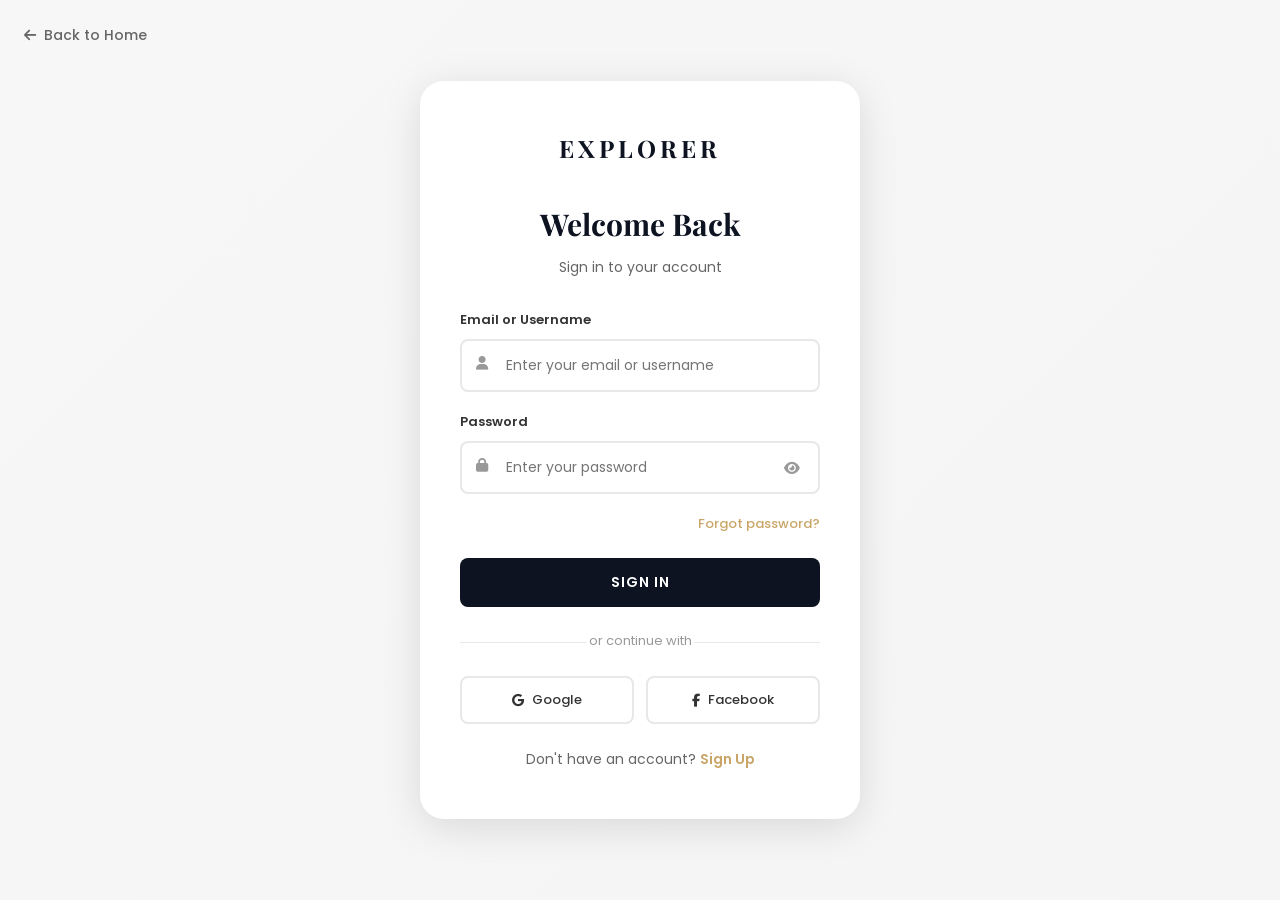
<file: frontend/admin.html>
<!DOCTYPE html>
<html lang="en">
<head>
  <meta charset="UTF-8">
  <meta name="viewport" content="width=device-width, initial-scale=1.0">
  <title>Admin Dashboard | Explorer Merchandise</title>
  <link rel="preconnect" href="https://fonts.googleapis.com">
  <link rel="preconnect" href="https://fonts.gstatic.com" crossorigin>
  <link href="https://fonts.googleapis.com/css2?family=Playfair+Display:wght@400;500;600;700&family=Poppins:wght@300;400;500;600;700&display=swap" rel="stylesheet">
  <link rel="stylesheet" href="https://cdnjs.cloudflare.com/ajax/libs/font-awesome/6.5.1/css/all.min.css" crossorigin="anonymous" referrerpolicy="no-referrer">
  <link rel="stylesheet" href="css/style.css">
  <link rel="stylesheet" href="css/admin.css">
</head>
<body>
  <div class="admin-layout">
    <!-- Sidebar -->
    <aside class="admin-sidebar">
      <div class="admin-sidebar__brand">
        <i class="fas fa-crown"></i> EXPLORER
      </div>
      <nav class="admin-sidebar__nav">
        <a href="#dashboard" class="admin-sidebar__link active" data-tab="dashboard">
          <i class="fas fa-th-large"></i><span>Dashboard</span>
        </a>
        <a href="#add-product" class="admin-sidebar__link" data-tab="add-product">
          <i class="fas fa-plus-circle"></i><span>Add Product</span>
        </a>
        <a href="#products" class="admin-sidebar__link" data-tab="products">
          <i class="fas fa-tshirt"></i><span>Products</span>
        </a>
        <a href="#add-clothes" class="admin-sidebar__link" data-tab="add-clothes">
          <i class="fas fa-cut"></i><span>Add Tailoring</span>
        </a>
        <a href="#clothes" class="admin-sidebar__link" data-tab="clothes">
          <i class="fas fa-vest"></i><span>Tailoring Items</span>
        </a>
        <a href="#orders" class="admin-sidebar__link" data-tab="orders">
          <i class="fas fa-clipboard-list"></i><span>Orders</span>
        </a>
        <a href="#users" class="admin-sidebar__link" data-tab="users">
          <i class="fas fa-users"></i><span>Users</span>
        </a>
        <div class="admin-sidebar__divider"></div>
        <a href="index.html" class="admin-sidebar__link">
          <i class="fas fa-store"></i><span>View Store</span>
        </a>
        <a href="#" class="admin-sidebar__link admin-sidebar__link--logout" onclick="sessionStorage.removeItem('adminAuth'); window.location.href='login.html';">
          <i class="fas fa-sign-out-alt"></i><span>Logout</span>
        </a>
      </nav>
    </aside>

    <!-- Main Content -->
    <main class="admin-main">
      <!-- Dashboard Tab -->
      <section class="admin-tab active" id="tab-dashboard">
        <div class="admin-page-header">
          <h1>Dashboard</h1>
          <p>Welcome back, Admin! Here's your store overview.</p>
        </div>
        <div class="admin-stats">
          <div class="admin-stat-card">
            <div class="admin-stat-card__icon" style="background:#e8f4fd;color:#2196f3;"><i class="fas fa-users"></i></div>
            <div class="admin-stat-card__info">
              <span class="admin-stat-card__value" id="stat-users">0</span>
              <span class="admin-stat-card__label">Registered Users</span>
            </div>
          </div>
          <div class="admin-stat-card">
            <div class="admin-stat-card__icon" style="background:#fff3e0;color:#ff9800;"><i class="fas fa-box"></i></div>
            <div class="admin-stat-card__info">
              <span class="admin-stat-card__value" id="stat-products">0</span>
              <span class="admin-stat-card__label">Quick Products</span>
            </div>
          </div>
          <div class="admin-stat-card">
            <div class="admin-stat-card__icon" style="background:#f3e5f5;color:#9c27b0;"><i class="fas fa-cut"></i></div>
            <div class="admin-stat-card__info">
              <span class="admin-stat-card__value" id="stat-clothes">0</span>
              <span class="admin-stat-card__label">Tailoring Items</span>
            </div>
          </div>
          <div class="admin-stat-card">
            <div class="admin-stat-card__icon" style="background:#e8f5e9;color:#4caf50;"><i class="fas fa-shopping-bag"></i></div>
            <div class="admin-stat-card__info">
              <span class="admin-stat-card__value" id="stat-orders">0</span>
              <span class="admin-stat-card__label">Total Orders</span>
            </div>
          </div>
        </div>
        <div class="admin-quick-actions">
          <h3>Quick Actions</h3>
          <div class="quick-actions-grid">
            <button class="quick-action-card" data-goto="add-product">
              <i class="fas fa-plus"></i>
              <span>Add Quick Product</span>
            </button>
            <button class="quick-action-card" data-goto="add-clothes">
              <i class="fas fa-scissors"></i>
              <span>Add Tailoring Item</span>
            </button>
            <button class="quick-action-card" data-goto="orders">
              <i class="fas fa-receipt"></i>
              <span>View Orders</span>
            </button>
            <button class="quick-action-card" data-goto="users">
              <i class="fas fa-user-plus"></i>
              <span>View Users</span>
            </button>
          </div>
        </div>
      </section>

      <!-- Add Product Tab -->
      <section class="admin-tab" id="tab-add-product">
        <div class="admin-page-header">
          <h1>Add Quick Clothing Product</h1>
          <p>Add a new product to the Quick Clothing collection</p>
        </div>
        <div class="admin-form-card">
          <form id="add-product-form" class="admin-form">
            <div class="form-row-admin">
              <div class="form-field-admin">
                <label for="prod-name">Product Name *</label>
                <input type="text" id="prod-name" placeholder="e.g. Classic Cotton Shirt" required>
              </div>
              <div class="form-field-admin">
                <label for="prod-price">Price (LKR) *</label>
                <input type="number" id="prod-price" placeholder="e.g. 3500" min="1" required>
              </div>
            </div>
            <div class="form-field-admin">
              <label for="prod-image">Image URL *</label>
              <input type="url" id="prod-image" placeholder="https://images.pexels.com/photos/..." required>
              <small>Paste a direct image URL (Unsplash, Imgur, etc.)</small>
            </div>
            <div class="form-row-admin">
              <div class="form-field-admin">
                <label for="prod-category">Category</label>
                <select id="prod-category">
                  <option value="men">Men</option>
                  <option value="women">Women</option>
                  <option value="kids">Kids</option>
                  <option value="unisex">Unisex</option>
                </select>
              </div>
              <div class="form-field-admin">
                <label for="prod-items">Display Name</label>
                <input type="text" id="prod-items" placeholder="Short name for card display">
              </div>
            </div>
            <div class="form-field-admin">
              <label for="prod-desc">Description (optional)</label>
              <textarea id="prod-desc" placeholder="Brief product description..." rows="3"></textarea>
            </div>
            <!-- Image Preview -->
            <div class="image-preview" id="prod-preview" style="display:none;">
              <img id="prod-preview-img" alt="Product preview">
              <span>Image Preview</span>
            </div>
            <div class="form-actions">
              <button type="submit" class="admin-btn admin-btn--primary">
                <i class="fas fa-plus-circle"></i> Add Product
              </button>
              <button type="reset" class="admin-btn admin-btn--ghost">Clear Form</button>
            </div>
          </form>
        </div>
      </section>

      <!-- Products List Tab -->
      <section class="admin-tab" id="tab-products">
        <div class="admin-page-header">
          <h1>Quick Clothing Products</h1>
          <p>All products in the Quick Clothing collection</p>
          <button class="admin-btn admin-btn--primary admin-btn--sm" data-goto="add-product">
            <i class="fas fa-plus"></i> Add New
          </button>
        </div>
        <div class="admin-table-wrap">
          <table class="admin-table" id="products-table">
            <thead>
              <tr>
                <th>Image</th>
                <th>Name</th>
                <th>Price</th>
                <th>Category</th>
              </tr>
            </thead>
            <tbody id="products-tbody"></tbody>
          </table>
          <div class="admin-empty" id="products-empty">
            <i class="fas fa-box-open"></i>
            <p>No products yet. <a href="#" data-goto="add-product">Add your first product</a></p>
          </div>
        </div>
      </section>

      <!-- Add Clothes Tab -->
      <section class="admin-tab" id="tab-add-clothes">
        <div class="admin-page-header">
          <h1>Add Custom Tailoring Item</h1>
          <p>Add a new item to the Custom Tailoring collection</p>
        </div>
        <div class="admin-form-card">
          <form id="add-clothes-form" class="admin-form">
            <div class="form-row-admin">
              <div class="form-field-admin">
                <label for="cloth-name">Item Name *</label>
                <input type="text" id="cloth-name" placeholder="e.g. Custom Wedding Suit" required>
              </div>
              <div class="form-field-admin">
                <label for="cloth-price">Price (LKR) *</label>
                <input type="number" id="cloth-price" placeholder="e.g. 8500" min="1" required>
              </div>
            </div>
            <div class="form-field-admin">
              <label for="cloth-image">Image URL *</label>
              <input type="url" id="cloth-image" placeholder="https://images.pexels.com/photos/..." required>
              <small>Paste a direct image URL</small>
            </div>
            <div class="form-row-admin">
              <div class="form-field-admin">
                <label for="cloth-category">Category</label>
                <select id="cloth-category">
                  <option value="men">Men</option>
                  <option value="women">Women</option>
                  <option value="kids">Kids</option>
                  <option value="unisex">Unisex</option>
                </select>
              </div>
              <div class="form-field-admin">
                <label for="cloth-items">Display Name</label>
                <input type="text" id="cloth-items" placeholder="Short name for card">
              </div>
            </div>
            <div class="image-preview" id="cloth-preview" style="display:none;">
              <img id="cloth-preview-img" alt="Item preview">
              <span>Image Preview</span>
            </div>
            <div class="form-actions">
              <button type="submit" class="admin-btn admin-btn--primary">
                <i class="fas fa-plus-circle"></i> Add Item
              </button>
              <button type="reset" class="admin-btn admin-btn--ghost">Clear Form</button>
            </div>
          </form>
        </div>
      </section>

      <!-- Clothes List Tab -->
      <section class="admin-tab" id="tab-clothes">
        <div class="admin-page-header">
          <h1>Custom Tailoring Items</h1>
          <p>All items in the Custom Tailoring collection</p>
          <button class="admin-btn admin-btn--primary admin-btn--sm" data-goto="add-clothes">
            <i class="fas fa-plus"></i> Add New
          </button>
        </div>
        <div class="admin-table-wrap">
          <table class="admin-table" id="clothes-table">
            <thead>
              <tr>
                <th>Image</th>
                <th>Name</th>
                <th>Price</th>
                <th>Category</th>
              </tr>
            </thead>
            <tbody id="clothes-tbody"></tbody>
          </table>
          <div class="admin-empty" id="clothes-empty">
            <i class="fas fa-scissors"></i>
            <p>No tailoring items yet. <a href="#" data-goto="add-clothes">Add your first item</a></p>
          </div>
        </div>
      </section>

      <!-- Orders Tab -->
      <section class="admin-tab" id="tab-orders">
        <div class="admin-page-header">
          <h1>Orders</h1>
          <p>All customer orders</p>
        </div>
        <div class="admin-table-wrap">
          <table class="admin-table" id="orders-table">
            <thead>
              <tr>
                <th>#</th>
                <th>Email</th>
                <th>Phone</th>
                <th>City</th>
                <th>Address</th>
              </tr>
            </thead>
            <tbody id="orders-tbody"></tbody>
          </table>
          <div class="admin-empty" id="orders-empty">
            <i class="fas fa-inbox"></i>
            <p>No orders yet.</p>
          </div>
        </div>
      </section>

      <!-- Users Tab -->
      <section class="admin-tab" id="tab-users">
        <div class="admin-page-header">
          <h1>Registered Users</h1>
          <p>All customer accounts</p>
        </div>
        <div class="admin-table-wrap">
          <table class="admin-table" id="users-table">
            <thead>
              <tr>
                <th>#</th>
                <th>Username</th>
                <th>Email</th>
              </tr>
            </thead>
            <tbody id="users-tbody"></tbody>
          </table>
          <div class="admin-empty" id="users-empty">
            <i class="fas fa-user-slash"></i>
            <p>No registered users yet.</p>
          </div>
        </div>
      </section>
    </main>
  </div>

  <div class="admin-toast" id="admin-toast"></div>

  <script src="js/config.js"></script>
  <script>
  (function () {
    'use strict';
    var API = (typeof API_BASE !== 'undefined' ? API_BASE : 'http://localhost:5000/api');

    // Auth check
    if (sessionStorage.getItem('adminAuth') !== 'true') {
      window.location.href = 'login.html';
      return;
    }

    // Tab navigation
    var tabs = document.querySelectorAll('.admin-tab');
    var links = document.querySelectorAll('.admin-sidebar__link[data-tab]');

    function switchTab(tabName) {
      tabs.forEach(function (t) { t.classList.remove('active'); });
      links.forEach(function (l) { l.classList.remove('active'); });
      var target = document.getElementById('tab-' + tabName);
      if (target) target.classList.add('active');
      var link = document.querySelector('[data-tab="' + tabName + '"]');
      if (link) link.classList.add('active');
    }

    links.forEach(function (link) {
      link.addEventListener('click', function (e) {
        e.preventDefault();
        switchTab(this.dataset.tab);
      });
    });

    document.querySelectorAll('[data-goto]').forEach(function (btn) {
      btn.addEventListener('click', function (e) {
        e.preventDefault();
        switchTab(this.dataset.goto);
      });
    });

    // Toast
    function toast(msg, type) {
      var el = document.getElementById('admin-toast');
      el.textContent = msg;
      el.className = 'admin-toast visible ' + (type || 'success');
      setTimeout(function () { el.className = 'admin-toast'; }, 3000);
    }

    // Image preview
    document.getElementById('prod-image').addEventListener('input', function () {
      var preview = document.getElementById('prod-preview');
      var img = document.getElementById('prod-preview-img');
      if (this.value && this.value.startsWith('http')) {
        img.src = this.value;
        preview.style.display = 'flex';
      } else { preview.style.display = 'none'; }
    });

    document.getElementById('cloth-image').addEventListener('input', function () {
      var preview = document.getElementById('cloth-preview');
      var img = document.getElementById('cloth-preview-img');
      if (this.value && this.value.startsWith('http')) {
        img.src = this.value;
        preview.style.display = 'flex';
      } else { preview.style.display = 'none'; }
    });

    // Add Product
    document.getElementById('add-product-form').addEventListener('submit', function (e) {
      e.preventDefault();
      var data = {
        name: document.getElementById('prod-name').value,
        items: document.getElementById('prod-items').value || document.getElementById('prod-name').value,
        price: Number(document.getElementById('prod-price').value),
        image: document.getElementById('prod-image').value,
        img: document.getElementById('prod-image').value,
        category: document.getElementById('prod-category').value,
        description: document.getElementById('prod-desc').value
      };

      fetch(API + '/new', {
        method: 'POST',
        headers: { 'Content-Type': 'application/json' },
        body: JSON.stringify(data)
      })
      .then(function (r) { return r.json(); })
      .then(function () {
        toast('Product added successfully!', 'success');
        e.target.reset();
        document.getElementById('prod-preview').style.display = 'none';
        loadProducts();
        loadStats();
      })
      .catch(function () { toast('Failed to add product. Make sure the backend is running.', 'error'); });
    });

    // Add Clothes
    document.getElementById('add-clothes-form').addEventListener('submit', function (e) {
      e.preventDefault();
      var data = {
        name: document.getElementById('cloth-name').value,
        items: document.getElementById('cloth-items').value || document.getElementById('cloth-name').value,
        price: Number(document.getElementById('cloth-price').value),
        image: document.getElementById('cloth-image').value,
        img: document.getElementById('cloth-image').value,
        category: document.getElementById('cloth-category').value
      };

      fetch(API + '/newClothes', {
        method: 'POST',
        headers: { 'Content-Type': 'application/json' },
        body: JSON.stringify(data)
      })
      .then(function (r) { return r.json(); })
      .then(function () {
        toast('Tailoring item added successfully!', 'success');
        e.target.reset();
        document.getElementById('cloth-preview').style.display = 'none';
        loadClothes();
        loadStats();
      })
      .catch(function () { toast('Failed to add item. Make sure the backend is running.', 'error'); });
    });

    // Load data functions
    function loadProducts() {
      fetch(API + '/getData').then(function (r) { return r.json(); })
      .then(function (products) {
        var tbody = document.getElementById('products-tbody');
        var empty = document.getElementById('products-empty');
        if (!products.length) { tbody.innerHTML = ''; empty.style.display = ''; return; }
        empty.style.display = 'none';
        tbody.innerHTML = products.map(function (p, i) {
          return '<tr><td><img src="' + (p.img || p.image || '') + '" class="table-img" onerror="this.style.display=\'none\'"></td>'
            + '<td><strong>' + (p.items || p.name || 'Product') + '</strong></td>'
            + '<td>LKR ' + Number(p.price || 0).toLocaleString() + '</td>'
            + '<td><span class="badge">' + (p.category || 'N/A') + '</span></td></tr>';
        }).join('');
      }).catch(function () {});
    }

    function loadClothes() {
      fetch(API + '/getClothes').then(function (r) { return r.json(); })
      .then(function (clothes) {
        var tbody = document.getElementById('clothes-tbody');
        var empty = document.getElementById('clothes-empty');
        if (!clothes.length) { tbody.innerHTML = ''; empty.style.display = ''; return; }
        empty.style.display = 'none';
        tbody.innerHTML = clothes.map(function (c) {
          return '<tr><td><img src="' + (c.img || c.image || '') + '" class="table-img" onerror="this.style.display=\'none\'"></td>'
            + '<td><strong>' + (c.items || c.name || 'Item') + '</strong></td>'
            + '<td>LKR ' + Number(c.price || 0).toLocaleString() + '</td>'
            + '<td><span class="badge">' + (c.category || 'N/A') + '</span></td></tr>';
        }).join('');
      }).catch(function () {});
    }

    function loadOrders() {
      fetch(API + '/ordergetdata').then(function (r) { return r.json(); })
      .then(function (orders) {
        var tbody = document.getElementById('orders-tbody');
        var empty = document.getElementById('orders-empty');
        if (!orders.length) { tbody.innerHTML = ''; empty.style.display = ''; return; }
        empty.style.display = 'none';
        tbody.innerHTML = orders.map(function (o, i) {
          return '<tr><td>' + (i + 1) + '</td>'
            + '<td>' + (o.email_1 || '-') + '</td>'
            + '<td>' + (o.phone_1 || '-') + '</td>'
            + '<td>' + (o.city_1 || '-') + '</td>'
            + '<td>' + (o.address_1 || '-') + '</td></tr>';
        }).join('');
      }).catch(function () {});
    }

    function loadUsers() {
      fetch(API + '/getRegisters').then(function (r) { return r.json(); })
      .then(function (users) {
        var tbody = document.getElementById('users-tbody');
        var empty = document.getElementById('users-empty');
        if (!users.length) { tbody.innerHTML = ''; empty.style.display = ''; return; }
        empty.style.display = 'none';
        tbody.innerHTML = users.map(function (u, i) {
          return '<tr><td>' + (i + 1) + '</td>'
            + '<td>' + (u.username || '-') + '</td>'
            + '<td>' + (u.email || '-') + '</td></tr>';
        }).join('');
      }).catch(function () {});
    }

    function loadStats() {
      fetch(API + '/getData').then(function (r) { return r.json(); }).then(function (d) { document.getElementById('stat-products').textContent = d.length; }).catch(function () {});
      fetch(API + '/getClothes').then(function (r) { return r.json(); }).then(function (d) { document.getElementById('stat-clothes').textContent = d.length; }).catch(function () {});
      fetch(API + '/ordergetdata').then(function (r) { return r.json(); }).then(function (d) { document.getElementById('stat-orders').textContent = d.length; }).catch(function () {});
      fetch(API + '/getRegisters').then(function (r) { return r.json(); }).then(function (d) { document.getElementById('stat-users').textContent = d.length; }).catch(function () {});
    }

    // Init
    loadStats();
    loadProducts();
    loadClothes();
    loadOrders();
    loadUsers();
  })();
  </script>
</body>
</html>
</file>
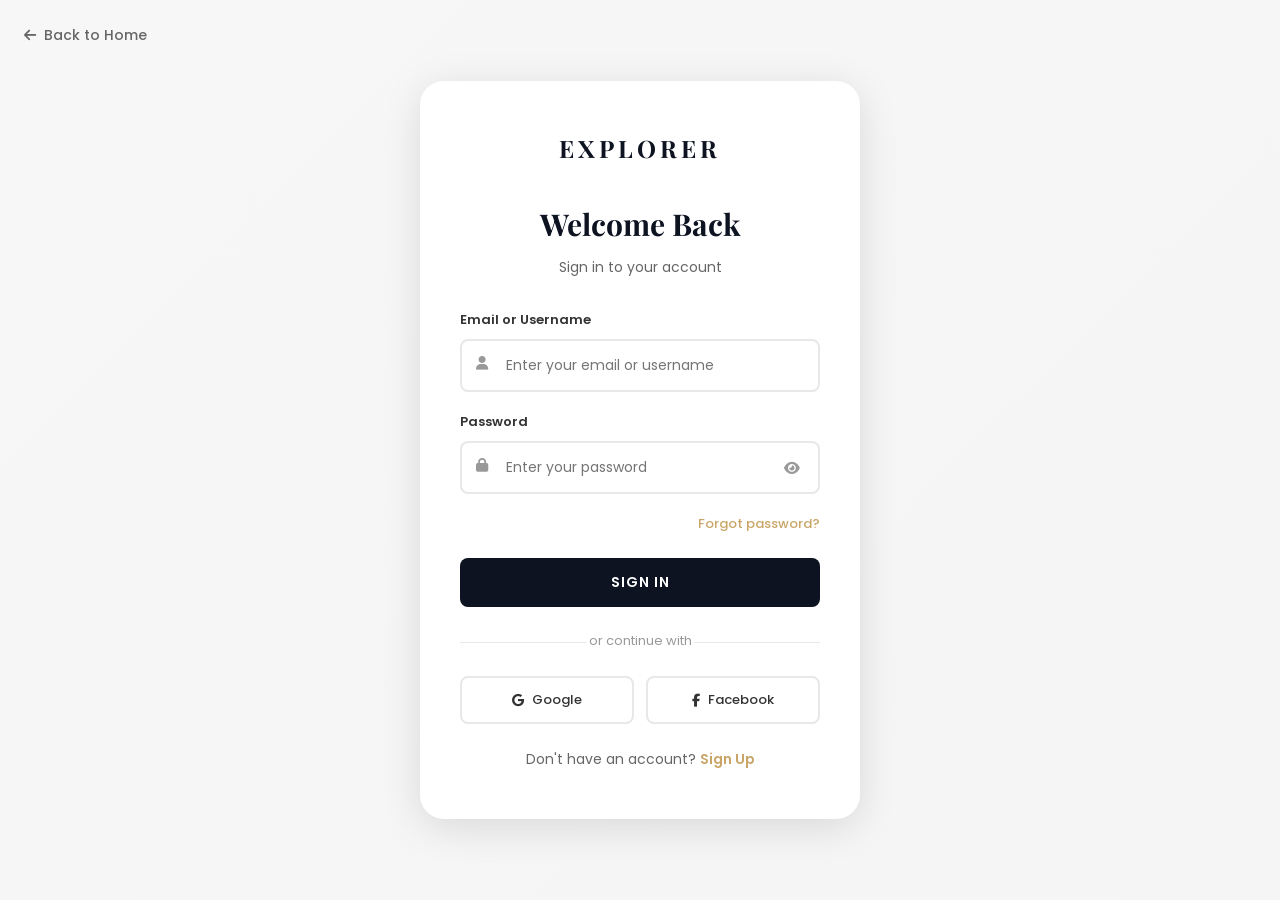
<file: frontend/checkout.html>
<!DOCTYPE html>
<html lang="en">
<head>
  <meta charset="UTF-8">
  <meta name="viewport" content="width=device-width, initial-scale=1.0">
  <title>Checkout | Explorer Merchandise</title>
  <link rel="preconnect" href="https://fonts.googleapis.com">
  <link rel="preconnect" href="https://fonts.gstatic.com" crossorigin>
  <link href="https://fonts.googleapis.com/css2?family=Playfair+Display:wght@400;500;600;700&family=Poppins:wght@300;400;500;600;700&display=swap" rel="stylesheet">
  <link rel="stylesheet" href="https://cdnjs.cloudflare.com/ajax/libs/font-awesome/6.5.1/css/all.min.css" crossorigin="anonymous" referrerpolicy="no-referrer">
  <link rel="stylesheet" href="css/style.css">
  <link rel="stylesheet" href="css/checkout.css">
</head>
<body>

  <header class="header">
    <nav class="nav" aria-label="Main navigation">
      <div class="nav__container">
        <a href="index.html" class="nav__logo" aria-label="Home">
          <span class="nav__logo-text">EXPLORER</span>
        </a>
        <ul class="nav__menu" id="navMenu">
          <li class="nav__item"><a href="index.html" class="nav__link">Home</a></li>
          <li class="nav__item"><a href="product.html" class="nav__link">Quick Clothing</a></li>
          <li class="nav__item"><a href="product01.html" class="nav__link">Custom Tailoring</a></li>
          <li class="nav__item"><a href="contact.html" class="nav__link">Contact</a></li>
        </ul>
        <div class="nav__actions">
          <a href="login.html" class="nav__action-btn" aria-label="Account"><i class="fa-regular fa-user"></i></a>
          <a href="checkout.html" class="nav__action-btn" aria-label="Cart">
            <i class="fa-solid fa-bag-shopping"></i>
            <span class="cart-badge" id="header-cart-badge">0</span>
          </a>
        </div>
      </div>
    </nav>
  </header>

  <main class="checkout-main">
    <!-- PROGRESS STEPS -->
    <div class="checkout-progress">
      <div class="progress-step active" data-step="1">
        <div class="progress-step__circle"><i class="fas fa-shopping-cart"></i></div>
        <span class="progress-step__label">Cart</span>
      </div>
      <div class="progress-step__line"></div>
      <div class="progress-step" data-step="2">
        <div class="progress-step__circle"><i class="fas fa-truck"></i></div>
        <span class="progress-step__label">Shipping</span>
      </div>
      <div class="progress-step__line"></div>
      <div class="progress-step" data-step="3">
        <div class="progress-step__circle"><i class="fas fa-credit-card"></i></div>
        <span class="progress-step__label">Payment</span>
      </div>
      <div class="progress-step__line"></div>
      <div class="progress-step" data-step="4">
        <div class="progress-step__circle"><i class="fas fa-check"></i></div>
        <span class="progress-step__label">Confirm</span>
      </div>
    </div>

    <div class="checkout-container">
      <!-- STEP 1: CART -->
      <section class="checkout-step active" id="step-cart">
        <div class="checkout-grid">
          <div class="checkout-left">
            <div class="step-header">
              <h2 class="step-title">Shopping Cart</h2>
              <span class="cart-item-count" id="cart-count"></span>
            </div>
            <div class="cart-items" id="cart-items"></div>
          </div>
          <aside class="checkout-sidebar">
            <div class="sidebar-card">
              <h3 class="sidebar-title">Order Summary</h3>
              <div class="summary-details">
                <div class="summary-line">
                  <span>Subtotal</span>
                  <span id="summary-subtotal">LKR 0.00</span>
                </div>
                <div class="summary-line">
                  <span>Shipping</span>
                  <span id="summary-shipping" class="shipping-value">LKR 100.00</span>
                </div>
                <div class="summary-line discount-line" id="discount-line" style="display:none">
                  <span>Discount</span>
                  <span id="summary-discount" class="discount-value">-LKR 0.00</span>
                </div>
                <div class="summary-divider"></div>
                <div class="summary-line summary-total">
                  <span>Total</span>
                  <span id="summary-total">LKR 0.00</span>
                </div>
              </div>
              <div class="promo-code">
                <input type="text" id="promo-input" placeholder="Promo code" class="promo-input">
                <button class="promo-btn" id="promo-btn">Apply</button>
              </div>
              <button class="proceed-btn" id="proceed-to-shipping" disabled>
                Continue to Shipping <i class="fas fa-arrow-right"></i>
              </button>
              <div class="secure-badge">
                <i class="fas fa-shield-halved"></i> Secure Checkout
              </div>
            </div>
          </aside>
        </div>
      </section>

      <!-- STEP 2: SHIPPING -->
      <section class="checkout-step" id="step-shipping">
        <div class="checkout-grid">
          <div class="checkout-left">
            <div class="step-header">
              <h2 class="step-title">Shipping Information</h2>
              <button class="back-btn" id="back-to-cart"><i class="fas fa-arrow-left"></i> Back to Cart</button>
            </div>
            <form class="shipping-form" id="shipping-form">
              <div class="form-row">
                <div class="form-field">
                  <label for="ship-fname">First Name</label>
                  <input type="text" id="ship-fname" placeholder="John" required>
                </div>
                <div class="form-field">
                  <label for="ship-lname">Last Name</label>
                  <input type="text" id="ship-lname" placeholder="Doe" required>
                </div>
              </div>
              <div class="form-field">
                <label for="ship-email">Email Address</label>
                <input type="email" id="ship-email" placeholder="john@example.com" required>
              </div>
              <div class="form-field">
                <label for="ship-phone">Phone Number</label>
                <input type="tel" id="ship-phone" placeholder="07X XXX XXXX" required>
              </div>
              <div class="form-field">
                <label for="ship-address">Street Address</label>
                <input type="text" id="ship-address" placeholder="123 Main Street" required>
              </div>
              <div class="form-row">
                <div class="form-field">
                  <label for="ship-city">City</label>
                  <input type="text" id="ship-city" placeholder="Kilinochchi" required>
                </div>
                <div class="form-field">
                  <label for="ship-postal">Postal Code</label>
                  <input type="text" id="ship-postal" placeholder="40000">
                </div>
              </div>
              <div class="form-field">
                <label for="ship-country">Country</label>
                <select id="ship-country" required>
                  <option value="LK" selected>Sri Lanka</option>
                  <option value="IN">India</option>
                  <option value="OTHER">Other</option>
                </select>
              </div>

              <div class="shipping-methods">
                <h4>Shipping Method</h4>
                <label class="shipping-option active">
                  <input type="radio" name="shipping-method" value="standard" checked>
                  <div class="shipping-option__info">
                    <span class="shipping-option__name">Standard Delivery</span>
                    <span class="shipping-option__time">5-7 Business Days</span>
                  </div>
                  <span class="shipping-option__price">LKR 100</span>
                </label>
                <label class="shipping-option">
                  <input type="radio" name="shipping-method" value="express">
                  <div class="shipping-option__info">
                    <span class="shipping-option__name">Express Delivery</span>
                    <span class="shipping-option__time">2-3 Business Days</span>
                  </div>
                  <span class="shipping-option__price">LKR 350</span>
                </label>
                <label class="shipping-option">
                  <input type="radio" name="shipping-method" value="free">
                  <div class="shipping-option__info">
                    <span class="shipping-option__name">Free Shipping</span>
                    <span class="shipping-option__time">7-10 Business Days (Orders over LKR 5,000)</span>
                  </div>
                  <span class="shipping-option__price free">FREE</span>
                </label>
              </div>

              <button type="submit" class="proceed-btn">
                Continue to Payment <i class="fas fa-arrow-right"></i>
              </button>
            </form>
          </div>
          <aside class="checkout-sidebar">
            <div class="sidebar-card">
              <h3 class="sidebar-title">Your Order</h3>
              <div class="sidebar-items" id="sidebar-items"></div>
              <div class="summary-divider"></div>
              <div class="summary-details">
                <div class="summary-line summary-total">
                  <span>Total</span>
                  <span id="sidebar-total">LKR 0.00</span>
                </div>
              </div>
            </div>
          </aside>
        </div>
      </section>

      <!-- STEP 3: PAYMENT -->
      <section class="checkout-step" id="step-payment">
        <div class="checkout-grid">
          <div class="checkout-left">
            <div class="step-header">
              <h2 class="step-title">Payment Method</h2>
              <button class="back-btn" id="back-to-shipping"><i class="fas fa-arrow-left"></i> Back</button>
            </div>

            <div class="payment-methods">
              <label class="payment-option active">
                <input type="radio" name="payment-method" value="card" checked>
                <i class="fas fa-credit-card"></i>
                <span>Credit / Debit Card</span>
              </label>
              <label class="payment-option">
                <input type="radio" name="payment-method" value="cod">
                <i class="fas fa-money-bill-wave"></i>
                <span>Cash on Delivery</span>
              </label>
              <label class="payment-option">
                <input type="radio" name="payment-method" value="bank">
                <i class="fas fa-building-columns"></i>
                <span>Bank Transfer</span>
              </label>
            </div>

            <!-- Card Payment Form -->
            <form class="payment-form" id="payment-form">
              <div class="card-preview" id="card-preview">
                <div class="card-preview__chip"></div>
                <div class="card-preview__number" id="preview-number">•••• •••• •••• ••••</div>
                <div class="card-preview__bottom">
                  <div>
                    <span class="card-preview__label">Card Holder</span>
                    <span class="card-preview__name" id="preview-name">YOUR NAME</span>
                  </div>
                  <div>
                    <span class="card-preview__label">Expires</span>
                    <span class="card-preview__expiry" id="preview-expiry">MM/YY</span>
                  </div>
                </div>
                <div class="card-preview__brand" id="preview-brand"><i class="fab fa-cc-visa"></i></div>
              </div>

              <div class="card-fields" id="card-fields">
                <div class="form-field">
                  <label for="card-number">Card Number</label>
                  <div class="input-with-icon">
                    <i class="fas fa-credit-card"></i>
                    <input type="text" id="card-number" placeholder="1234 5678 9012 3456" maxlength="19" required>
                  </div>
                </div>
                <div class="form-field">
                  <label for="card-name">Name on Card</label>
                  <div class="input-with-icon">
                    <i class="fas fa-user"></i>
                    <input type="text" id="card-name" placeholder="JOHN DOE" required>
                  </div>
                </div>
                <div class="form-row">
                  <div class="form-field">
                    <label for="card-expiry">Expiry Date</label>
                    <div class="input-with-icon">
                      <i class="fas fa-calendar"></i>
                      <input type="text" id="card-expiry" placeholder="MM/YY" maxlength="5" required>
                    </div>
                  </div>
                  <div class="form-field">
                    <label for="card-cvv">CVV</label>
                    <div class="input-with-icon">
                      <i class="fas fa-lock"></i>
                      <input type="text" id="card-cvv" placeholder="123" maxlength="4" required>
                    </div>
                  </div>
                </div>
              </div>

              <!-- COD Message -->
              <div class="payment-alt-info" id="cod-info" style="display:none">
                <i class="fas fa-info-circle"></i>
                <div>
                  <h4>Cash on Delivery</h4>
                  <p>Pay when your order arrives. Additional LKR 50 COD fee applies.</p>
                </div>
              </div>

              <!-- Bank Transfer Message -->
              <div class="payment-alt-info" id="bank-info" style="display:none">
                <i class="fas fa-info-circle"></i>
                <div>
                  <h4>Bank Transfer</h4>
                  <p>Transfer to: Bank of Ceylon<br>Account: 8234 5678 0012<br>Branch: Kilinochchi<br>We'll confirm once payment is received.</p>
                </div>
              </div>

              <div class="payment-security">
                <div class="security-icons">
                  <i class="fab fa-cc-visa"></i>
                  <i class="fab fa-cc-mastercard"></i>
                  <i class="fab fa-cc-amex"></i>
                  <i class="fas fa-shield-halved"></i>
                </div>
                <p>Your payment info is encrypted and secure</p>
              </div>

              <button type="submit" class="proceed-btn pay-btn" id="pay-btn">
                <i class="fas fa-lock"></i> Pay <span id="pay-amount">LKR 0.00</span>
              </button>
            </form>
          </div>
          <aside class="checkout-sidebar">
            <div class="sidebar-card">
              <h3 class="sidebar-title">Order Review</h3>
              <div class="sidebar-items" id="sidebar-items-payment"></div>
              <div class="summary-divider"></div>
              <div class="summary-details" id="payment-summary-details"></div>
            </div>
          </aside>
        </div>
      </section>

      <!-- STEP 4: CONFIRMATION -->
      <section class="checkout-step" id="step-confirm">
        <div class="confirmation-page">
          <div class="confirmation-hero">
            <div class="confirmation-bag">
              <i class="fas fa-bag-shopping"></i>
              <span class="confirmation-brand">EXPLORER</span>
            </div>
            <div class="confirmation-check">
              <i class="fas fa-check"></i>
            </div>
          </div>
          <h2 class="confirmation-title">Thank You!</h2>
          <p class="confirmation-subtitle">Your order has been received.<br>We appreciate your trust in Explorer Merchandise.</p>
          <div class="confirmation-details" id="confirmation-details"></div>
          <div class="confirmation-badges">
            <div class="confirmation-badge">
              <i class="fas fa-truck-fast"></i>
              <h5>Fast Shipping</h5>
              <p>Quick delivery to your doorstep</p>
            </div>
            <div class="confirmation-badge">
              <i class="fas fa-shield-halved"></i>
              <h5>Secure Payment</h5>
              <p>Your transactions are 100% secure</p>
            </div>
            <div class="confirmation-badge">
              <i class="fas fa-gem"></i>
              <h5>Quality Assured</h5>
              <p>Premium quality products</p>
            </div>
            <div class="confirmation-badge">
              <i class="fas fa-undo"></i>
              <h5>Easy Returns</h5>
              <p>Hassle-free returns within 7 days</p>
            </div>
          </div>
          <div class="confirmation-actions">
            <a href="product.html" class="btn btn--accent">Track Your Order</a>
            <a href="product.html" class="btn btn--outline-dark">Continue Shopping <i class="fas fa-arrow-right"></i></a>
          </div>
        </div>
      </section>
    </div>
  </main>

  <!-- Trust Badges -->
  <section class="checkout-trust">
    <div class="checkout-trust__item">
      <i class="fas fa-truck"></i>
      <div>
        <h5>Free Shipping</h5>
        <p>On orders over LKR 5,000</p>
      </div>
    </div>
    <div class="checkout-trust__item">
      <i class="fas fa-undo"></i>
      <div>
        <h5>Easy Returns</h5>
        <p>Within 7 days</p>
      </div>
    </div>
    <div class="checkout-trust__item">
      <i class="fas fa-shield-halved"></i>
      <div>
        <h5>Secure Payments</h5>
        <p>100% safe &amp; secure</p>
      </div>
    </div>
    <div class="checkout-trust__item">
      <i class="fas fa-headset"></i>
      <div>
        <h5>Support 24/7</h5>
        <p>We're here to help</p>
      </div>
    </div>
  </section>

  <!-- Mini Footer -->
  <footer class="checkout-footer" style="text-align:center; padding: 24px; border-top: 1px solid #E8E8E8; font-size: 13px; color: #999; font-family: 'Poppins', sans-serif;">
    <p>&copy; 2025 Explorer. All Rights Reserved.</p>
  </footer>

  <script src="js/config.js"></script>
  <script src="js/app.js"></script>
  <script src="js/cart.js"></script>
</body>
</html>
</file>
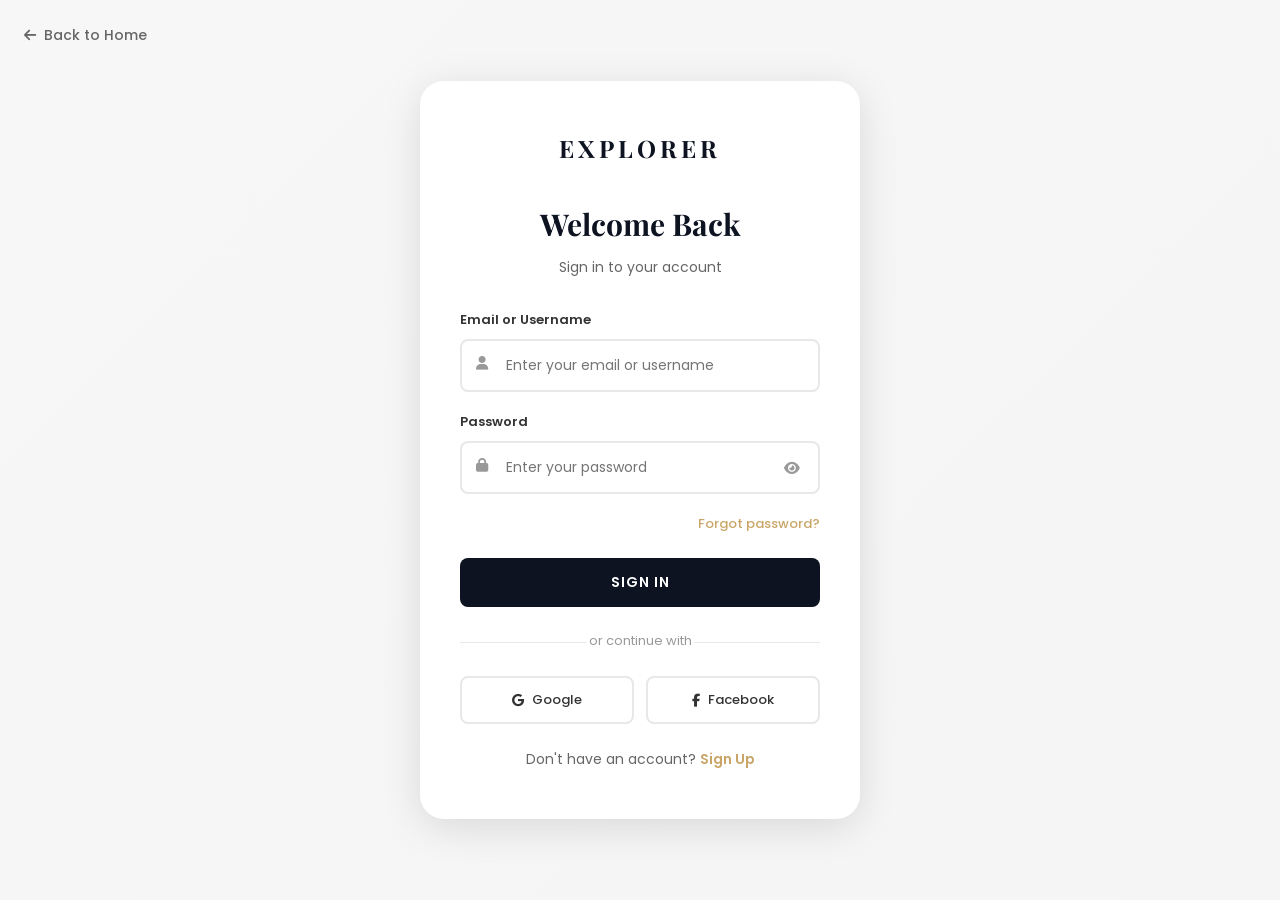
<file: frontend/favourites.html>
<!DOCTYPE html>
<html lang="en">
<head>
  <meta charset="UTF-8">
  <meta name="viewport" content="width=device-width, initial-scale=1.0">
  <title>My Favourites | Explorer Merchandise</title>
  <link rel="preconnect" href="https://fonts.googleapis.com">
  <link rel="preconnect" href="https://fonts.gstatic.com" crossorigin>
  <link href="https://fonts.googleapis.com/css2?family=Playfair+Display:wght@400;500;600;700&family=Poppins:wght@300;400;500;600;700&display=swap" rel="stylesheet">
  <link rel="stylesheet" href="https://cdnjs.cloudflare.com/ajax/libs/font-awesome/6.5.1/css/all.min.css" crossorigin="anonymous" referrerpolicy="no-referrer">
  <link rel="stylesheet" href="css/style.css">
</head>
<body>
  <header class="header" id="header">
    <nav class="nav" aria-label="Main navigation">
      <div class="nav__container">
        <a href="index.html" class="nav__logo" aria-label="Explorer Merchandise Home">
          <span class="nav__logo-text">EXPLORER</span>
        </a>
        <ul class="nav__menu" id="navMenu" role="menubar">
          <li class="nav__item" role="none">
            <a href="index.html" class="nav__link" role="menuitem">Home</a>
          </li>
          <li class="nav__item nav__item--dropdown" role="none">
            <a href="#" class="nav__link nav__link--dropdown" role="menuitem" aria-haspopup="true" aria-expanded="false">
              Collections <i class="fa-solid fa-chevron-down"></i>
            </a>
            <ul class="nav__dropdown" role="menu">
              <li role="none"><a href="product.html" class="nav__dropdown-link" role="menuitem">Quick Clothing</a></li>
              <li role="none"><a href="product01.html" class="nav__dropdown-link" role="menuitem">Sewing Clothing</a></li>
            </ul>
          </li>
          <li class="nav__item" role="none">
            <a href="about.html" class="nav__link" role="menuitem">About</a>
          </li>
          <li class="nav__item" role="none">
            <a href="contact.html" class="nav__link" role="menuitem">Contact</a>
          </li>
        </ul>
        <div class="nav__actions">
          <button class="nav__action-btn nav__search-btn" aria-label="Search">
            <i class="fa-solid fa-magnifying-glass"></i>
          </button>
          <a href="favourites.html" class="nav__action-btn" aria-label="Favourites" style="color: var(--accent);">
            <i class="fa-solid fa-heart"></i>
          </a>
          <a href="login.html" class="nav__action-btn" aria-label="User account">
            <i class="fa-regular fa-user"></i>
          </a>
          <a href="checkout.html" class="nav__action-btn" aria-label="Shopping cart">
            <i class="fa-solid fa-bag-shopping"></i>
          </a>
          <button class="nav__toggle" id="navToggle" aria-label="Toggle navigation menu" aria-expanded="false">
            <i class="fa-solid fa-bars"></i>
          </button>
        </div>
      </div>
    </nav>
  </header>

  <main>
    <section class="hero hero--small" style="background: var(--primary); min-height: 200px;">
      <div class="hero__overlay"></div>
      <div class="hero__content">
        <h1 class="hero__title">My Favourites</h1>
        <p class="hero__subtitle" style="color: rgba(255,255,255,0.7);">Items you've loved</p>
      </div>
    </section>

    <section class="catalog" style="padding: 60px 0;">
      <div class="catalog__container" style="max-width: 1200px; margin: 0 auto; padding: 0 24px;">
        <div class="product-grid" id="favourites-grid"></div>
        <div class="catalog__empty" id="empty-state" style="display: none; text-align: center; padding: 80px 20px;">
          <i class="far fa-heart" style="font-size: 64px; color: var(--gray-300); margin-bottom: 24px;"></i>
          <h3 style="font-family: var(--font-heading); font-size: 28px; color: var(--text); margin-bottom: 12px;">No favourites yet</h3>
          <p style="color: var(--text-light); margin-bottom: 24px;">Browse our collections and tap the heart icon on items you love.</p>
          <a href="product.html" class="btn btn--primary">Browse Products</a>
        </div>
      </div>
    </section>
  </main>

  <footer class="footer" role="contentinfo">
    <div class="container">
      <div class="footer__grid">
        <div class="footer__column footer__column--brand">
          <a href="index.html" class="footer__logo">EXPLORER</a>
          <p class="footer__description">Premium fashion and bespoke tailoring services in Kilinochchi, Sri Lanka.</p>
        </div>
        <div class="footer__column">
          <h3 class="footer__heading">Quick Links</h3>
          <ul class="footer__links">
            <li><a href="index.html" class="footer__link">Home</a></li>
            <li><a href="product.html" class="footer__link">Quick Clothing</a></li>
            <li><a href="product01.html" class="footer__link">Sewing Clothing</a></li>
            <li><a href="about.html" class="footer__link">About Us</a></li>
            <li><a href="contact.html" class="footer__link">Contact</a></li>
          </ul>
        </div>
        <div class="footer__column">
          <h3 class="footer__heading">Contact Us</h3>
          <ul class="footer__contact">
            <li class="footer__contact-item"><i class="fa-solid fa-location-dot"></i><span>Kilinochchi, Sri Lanka</span></li>
            <li class="footer__contact-item"><i class="fa-solid fa-envelope"></i><a href="mailto:explorermerchandise@gmail.com">explorermerchandise@gmail.com</a></li>
            <li class="footer__contact-item"><i class="fa-solid fa-phone"></i><span>0765857882</span></li>
          </ul>
        </div>
      </div>
      <div class="footer__bottom">
        <p class="footer__copyright">&copy; 2025 Explorer Merchandise. All rights reserved.</p>
      </div>
    </div>
  </footer>

  <script src="js/config.js"></script>
  <script src="js/app.js"></script>
  <script>
    (function () {
      const grid = document.getElementById('favourites-grid');
      const emptyState = document.getElementById('empty-state');
      let favourites = [];

      try { favourites = JSON.parse(localStorage.getItem('favourites')) || []; } catch (e) {}

      if (favourites.length === 0) {
        grid.style.display = 'none';
        emptyState.style.display = 'block';
        return;
      }

      grid.innerHTML = favourites.map(product => {
        const productData = JSON.stringify(product).replace(/"/g, '&quot;');
        return `
          <div class="product-card">
            <div class="product-card__image-wrapper">
              <img src="${product.image}" alt="${product.name}" class="product-card__image" loading="lazy">
              <button class="product-card__wishlist" data-id="${product.id}" aria-label="Remove from favourites" style="opacity:1; color: #e74c3c;">
                <i class="fas fa-heart"></i>
              </button>
            </div>
            <div class="product-card__info">
              <h3 class="product-card__name">${product.name}</h3>
              <p class="product-card__price">LKR ${Number(product.price).toLocaleString()}.00</p>
              <button class="btn btn--secondary js-add-cart" data-product="${product.id}">
                <i class="fas fa-shopping-cart"></i> Add to Cart
              </button>
            </div>
          </div>`;
      }).join('');

      grid.querySelectorAll('.product-card__wishlist').forEach(btn => {
        btn.addEventListener('click', function () {
          const id = this.dataset.id;
          let favs = JSON.parse(localStorage.getItem('favourites')) || [];
          favs = favs.filter(f => f.id !== id);
          localStorage.setItem('favourites', JSON.stringify(favs));
          this.closest('.product-card').remove();

          if (favs.length === 0) {
            grid.style.display = 'none';
            emptyState.style.display = 'block';
          }

          if (window.showToast) window.showToast('Removed from favourites', 'info');
        });
      });
    })();
  </script>
</body>
</html>
</file>
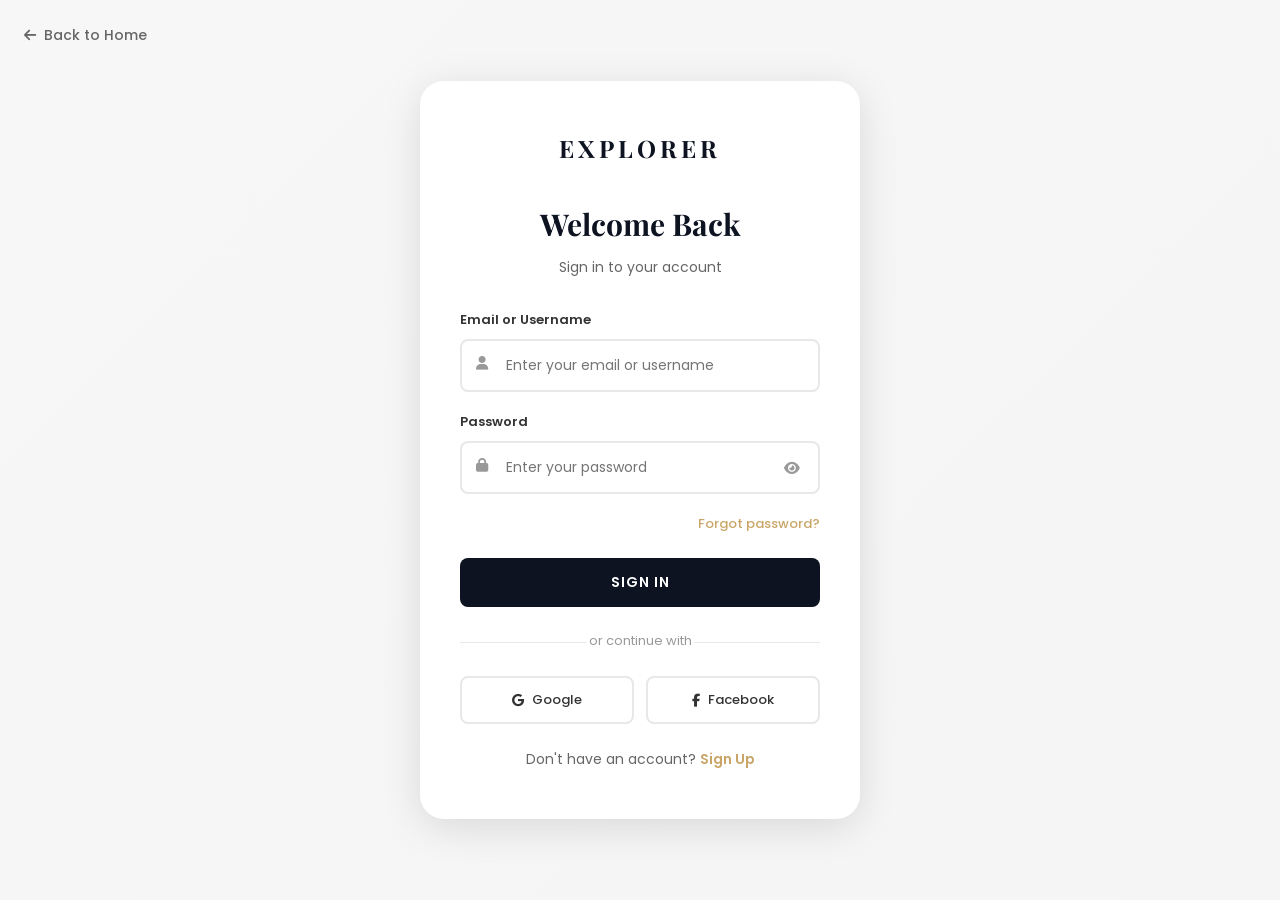
<file: frontend/login.html>
<!DOCTYPE html>
<html lang="en">
<head>
  <meta charset="UTF-8">
  <meta name="viewport" content="width=device-width, initial-scale=1.0">
  <title>Sign In | Explorer Merchandise</title>
  <link rel="preconnect" href="https://fonts.googleapis.com">
  <link rel="preconnect" href="https://fonts.gstatic.com" crossorigin>
  <link href="https://fonts.googleapis.com/css2?family=Playfair+Display:wght@400;500;600;700&family=Poppins:wght@300;400;500;600;700&display=swap" rel="stylesheet">
  <link rel="stylesheet" href="https://cdnjs.cloudflare.com/ajax/libs/font-awesome/6.5.1/css/all.min.css" crossorigin="anonymous" referrerpolicy="no-referrer">
  <link rel="stylesheet" href="css/style.css">
</head>
<body>
  <div class="auth-page">
    <a href="index.html" class="auth-back">
      <i class="fas fa-arrow-left"></i> Back to Home
    </a>

    <div class="auth-card">
      <div class="auth-brand">EXPLORER</div>
      <h1 class="auth-heading">Welcome Back</h1>
      <p class="auth-subtitle">Sign in to your account</p>

      <form class="auth-form" id="login-form">
        <div class="form-group has-icon">
          <label for="username">Email or Username</label>
          <span class="input-icon"><i class="fas fa-user"></i></span>
          <input type="text" id="username" name="username" placeholder="Enter your email or username" required autocomplete="username">
        </div>

        <div class="form-group has-icon">
          <label for="password">Password</label>
          <span class="input-icon"><i class="fas fa-lock"></i></span>
          <input type="password" id="password" name="password" placeholder="Enter your password" required autocomplete="current-password">
          <button type="button" class="toggle-password" aria-label="Toggle password visibility">
            <i class="fas fa-eye"></i>
          </button>
        </div>

        <div class="form-row">
          <span></span>
          <a href="#" class="forgot-link">Forgot password?</a>
        </div>

        <button type="submit" class="auth-btn">Sign In</button>

        <div class="auth-error" id="login-error"></div>
      </form>

      <div class="auth-divider">or continue with</div>

      <div class="social-btns">
        <button type="button" class="social-btn google">
          <i class="fab fa-google"></i> Google
        </button>
        <button type="button" class="social-btn facebook">
          <i class="fab fa-facebook-f"></i> Facebook
        </button>
      </div>

      <div class="auth-footer">
        Don't have an account? <a href="register.html">Sign Up</a>
      </div>
    </div>
  </div>

  <script src="js/config.js"></script>
  <script>
    document.querySelector('.toggle-password').addEventListener('click', function () {
      const input = document.getElementById('password');
      const icon = this.querySelector('i');
      if (input.type === 'password') {
        input.type = 'text';
        icon.classList.replace('fa-eye', 'fa-eye-slash');
      } else {
        input.type = 'password';
        icon.classList.replace('fa-eye-slash', 'fa-eye');
      }
    });

    document.getElementById('login-form').addEventListener('submit', async function (e) {
      e.preventDefault();
      const errorEl = document.getElementById('login-error');
      const submitBtn = this.querySelector('.auth-btn');
      errorEl.classList.remove('show');

      const username = document.getElementById('username').value.trim();
      const password = document.getElementById('password').value;

      try {
        submitBtn.textContent = 'Signing in...';
        submitBtn.disabled = true;

        const API = (typeof API_BASE !== 'undefined' ? API_BASE : 'http://localhost:5000/api');
        const response = await fetch(API + '/login', {
          method: 'POST',
          headers: { 'Content-Type': 'application/json' },
          body: JSON.stringify({ username, password })
        });
        const result = await response.json();

        if (result.status === 'ok') {
          localStorage.setItem('token', result.data);
          localStorage.setItem('username', username);

          if (result.role === 'admin') {
            sessionStorage.setItem('adminAuth', 'true');
            window.location.href = 'admin.html';
            return;
          }

          var redirectTo = sessionStorage.getItem('redirectAfterLogin') || 'index.html';
          sessionStorage.removeItem('redirectAfterLogin');
          window.location.href = redirectTo;
        } else {
          errorEl.textContent = result.error || 'Invalid credentials. Please try again.';
          errorEl.classList.add('show');
          submitBtn.textContent = 'Sign In';
          submitBtn.disabled = false;
        }
      } catch (err) {
        localStorage.setItem('token', 'demo-' + Date.now());
        localStorage.setItem('username', username);
        var redirectTo = sessionStorage.getItem('redirectAfterLogin') || 'index.html';
        sessionStorage.removeItem('redirectAfterLogin');
        window.location.href = redirectTo;
      }
    });
  </script>
</body>
</html>
</file>
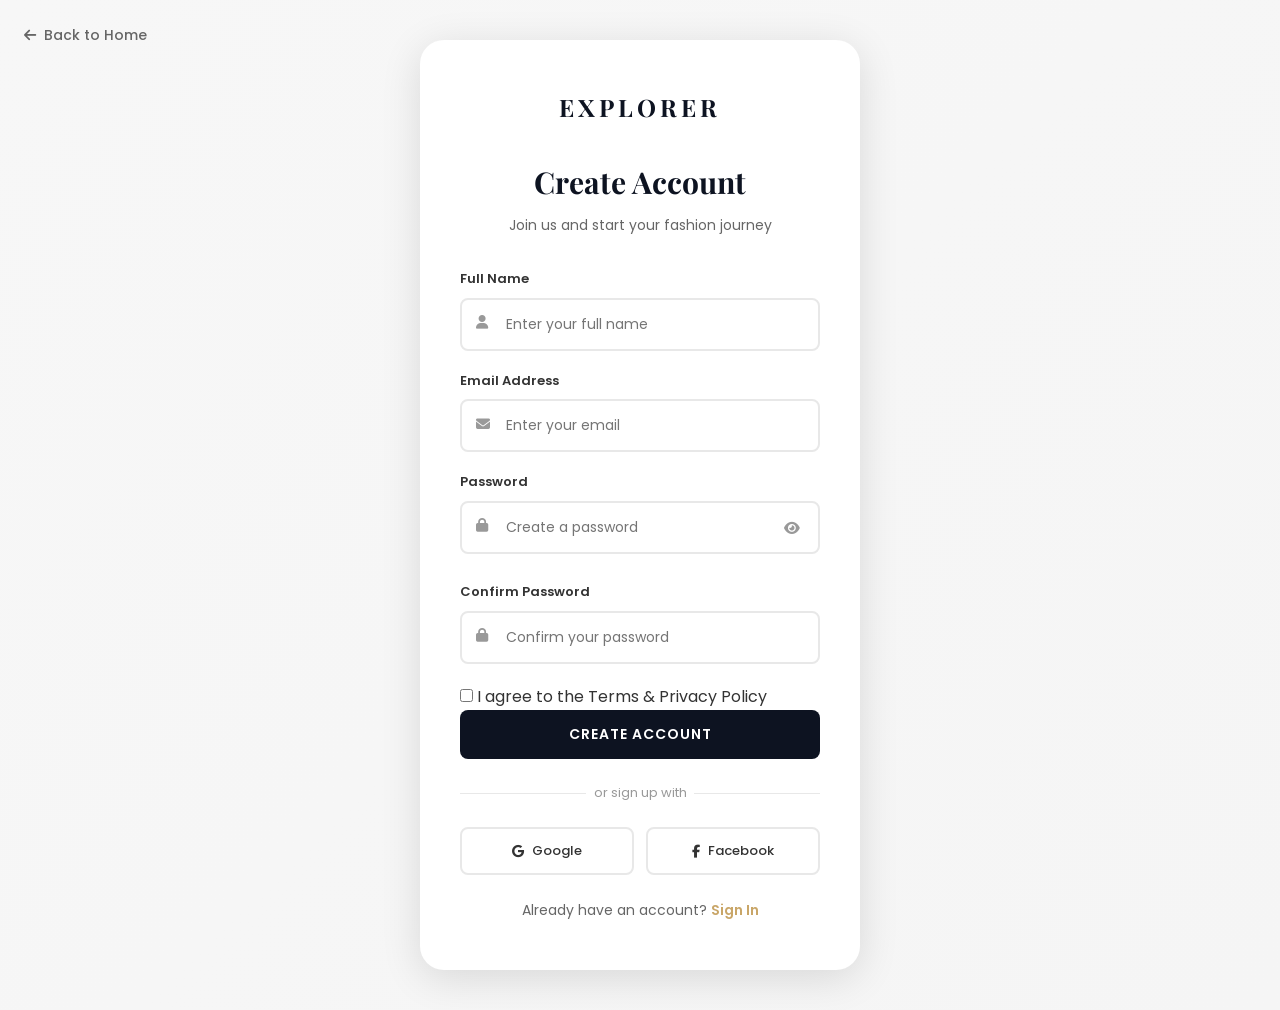
<file: frontend/register.html>
<!DOCTYPE html>
<html lang="en">
<head>
  <meta charset="UTF-8">
  <meta name="viewport" content="width=device-width, initial-scale=1.0">
  <title>Create Account | Explorer Merchandise</title>
  <link rel="preconnect" href="https://fonts.googleapis.com">
  <link rel="preconnect" href="https://fonts.gstatic.com" crossorigin>
  <link href="https://fonts.googleapis.com/css2?family=Playfair+Display:wght@400;500;600;700&family=Poppins:wght@300;400;500;600;700&display=swap" rel="stylesheet">
  <link rel="stylesheet" href="https://cdnjs.cloudflare.com/ajax/libs/font-awesome/6.5.1/css/all.min.css" crossorigin="anonymous" referrerpolicy="no-referrer">
  <link rel="stylesheet" href="css/style.css">
</head>
<body>
  <div class="auth-page">
    <a href="index.html" class="auth-back">
      <i class="fas fa-arrow-left"></i> Back to Home
    </a>

    <div class="auth-card">
      <div class="auth-brand">EXPLORER</div>
      <h1 class="auth-heading">Create Account</h1>
      <p class="auth-subtitle">Join us and start your fashion journey</p>

      <form class="auth-form" id="register-form">
        <div class="form-group has-icon">
          <label for="fullname">Full Name</label>
          <span class="input-icon"><i class="fas fa-user"></i></span>
          <input type="text" id="fullname" name="fullname" placeholder="Enter your full name" required autocomplete="name">
        </div>

        <div class="form-group has-icon">
          <label for="email">Email Address</label>
          <span class="input-icon"><i class="fas fa-envelope"></i></span>
          <input type="email" id="email" name="email" placeholder="Enter your email" required autocomplete="email">
        </div>

        <div class="form-group has-icon">
          <label for="password">Password</label>
          <span class="input-icon"><i class="fas fa-lock"></i></span>
          <input type="password" id="password" name="password" placeholder="Create a password" required autocomplete="new-password" minlength="6">
          <button type="button" class="toggle-password" aria-label="Toggle password visibility">
            <i class="fas fa-eye"></i>
          </button>
          <div class="password-strength" id="strength-bars">
            <div class="strength-bar"></div>
            <div class="strength-bar"></div>
            <div class="strength-bar"></div>
            <div class="strength-bar"></div>
          </div>
          <span class="strength-text" id="strength-text"></span>
        </div>

        <div class="form-group has-icon">
          <label for="confirm-password">Confirm Password</label>
          <span class="input-icon"><i class="fas fa-lock"></i></span>
          <input type="password" id="confirm-password" name="confirm-password" placeholder="Confirm your password" required autocomplete="new-password">
        </div>

        <div class="terms-group">
          <input type="checkbox" id="terms" required>
          <label for="terms">I agree to the <a href="#">Terms</a> & <a href="#">Privacy Policy</a></label>
        </div>

        <button type="submit" class="auth-btn">Create Account</button>

        <div class="auth-error" id="register-error"></div>
      </form>

      <div class="auth-divider">or sign up with</div>

      <div class="social-btns">
        <button type="button" class="social-btn google">
          <i class="fab fa-google"></i> Google
        </button>
        <button type="button" class="social-btn facebook">
          <i class="fab fa-facebook-f"></i> Facebook
        </button>
      </div>

      <div class="auth-footer">
        Already have an account? <a href="login.html">Sign In</a>
      </div>
    </div>
  </div>

  <script src="js/config.js"></script>
  <script>
    document.querySelectorAll('.toggle-password').forEach(function (btn) {
      btn.addEventListener('click', function () {
        const input = this.previousElementSibling || this.parentElement.querySelector('input[type="password"], input[type="text"]');
        const icon = this.querySelector('i');
        const field = this.parentElement.querySelector('input');
        if (field.type === 'password') {
          field.type = 'text';
          icon.classList.replace('fa-eye', 'fa-eye-slash');
        } else {
          field.type = 'password';
          icon.classList.replace('fa-eye-slash', 'fa-eye');
        }
      });
    });

    const passwordInput = document.getElementById('password');
    const bars = document.querySelectorAll('#strength-bars .strength-bar');
    const strengthText = document.getElementById('strength-text');

    passwordInput.addEventListener('input', function () {
      const val = this.value;
      let score = 0;
      if (val.length >= 6) score++;
      if (val.length >= 10) score++;
      if (/[A-Z]/.test(val) && /[a-z]/.test(val)) score++;
      if (/[0-9]/.test(val)) score++;
      if (/[^A-Za-z0-9]/.test(val)) score++;

      let level = 0;
      let label = '';
      let cls = '';
      if (val.length === 0) { level = 0; label = ''; cls = ''; }
      else if (score <= 2) { level = 1; label = 'Weak'; cls = 'weak'; }
      else if (score <= 3) { level = 2; label = 'Medium'; cls = 'medium'; }
      else if (score <= 4) { level = 3; label = 'Strong'; cls = 'strong'; }
      else { level = 4; label = 'Very Strong'; cls = 'strong'; }

      bars.forEach(function (bar, i) {
        bar.className = 'strength-bar';
        if (i < level) bar.classList.add(cls);
      });
      strengthText.textContent = label;
      strengthText.className = 'strength-text ' + cls;
    });

    document.getElementById('register-form').addEventListener('submit', async function (e) {
      e.preventDefault();
      const errorEl = document.getElementById('register-error');
      errorEl.classList.remove('show');

      const username = document.getElementById('fullname').value.trim();
      const email = document.getElementById('email').value.trim();
      const password = document.getElementById('password').value;
      const confirmPassword = document.getElementById('confirm-password').value;

      if (password !== confirmPassword) {
        errorEl.textContent = 'Passwords do not match.';
        errorEl.classList.add('show');
        return;
      }

      try {
        const API = (typeof API_BASE !== 'undefined' ? API_BASE : 'http://localhost:5000/api');
        const response = await fetch(API + '/register', {
          method: 'POST',
          headers: { 'Content-Type': 'application/json' },
          body: JSON.stringify({ username, email, password })
        });
        const result = await response.json();

        if (result.error) {
          errorEl.textContent = result.error;
          errorEl.classList.add('show');
        } else {
          localStorage.setItem('token', result.data || 'registered-' + Date.now());
          localStorage.setItem('username', username);
          var redirectTo = sessionStorage.getItem('redirectAfterLogin') || 'index.html';
          sessionStorage.removeItem('redirectAfterLogin');
          window.location.href = redirectTo;
        }
      } catch (err) {
        // If server unavailable, allow demo registration
        localStorage.setItem('token', 'demo-' + Date.now());
        localStorage.setItem('username', username);
        var redirectTo = sessionStorage.getItem('redirectAfterLogin') || 'index.html';
        sessionStorage.removeItem('redirectAfterLogin');
        window.location.href = redirectTo;
      }
    });
  </script>
</body>
</html>
</file>
<file: frontend/css/style.css>
/* ============================================================
   Explorer Merchandise — Premium Fashion E-Commerce
   Unified Design System & Stylesheet
   ============================================================ */

/* ========================================
   1. CSS VARIABLES / DESIGN TOKENS
   ======================================== */
:root {
  --primary: #0D1321;
  --primary-light: #1B2838;
  --accent: #C9A668;
  --accent-dark: #B08D52;
  --accent-light: #E8D5B0;
  --btn-accent: #2D6A4F;
  --btn-accent-hover: #1B4332;
  --white: #FFFFFF;
  --off-white: #F7F7F7;
  --text: #333333;
  --text-light: #666666;
  --text-muted: #999999;
  --border: #E8E8E8;
  --gray-50: #FAFAFA;
  --gray-100: #F5F5F5;
  --gray-200: #EEEEEE;
  --gray-300: #E0E0E0;
  --gray-800: #333333;
  --success: #2ecc71;
  --error: #e74c3c;
  --info: #3498db;
  --warning: #f39c12;
  --shadow-sm: 0 2px 8px rgba(0, 0, 0, 0.06);
  --shadow: 0 4px 20px rgba(0, 0, 0, 0.08);
  --shadow-lg: 0 8px 40px rgba(0, 0, 0, 0.12);
  --shadow-xl: 0 20px 60px rgba(0, 0, 0, 0.15);
  --radius: 8px;
  --radius-lg: 16px;
  --radius-xl: 24px;
  --font-heading: 'Playfair Display', Georgia, serif;
  --font-body: 'Poppins', -apple-system, BlinkMacSystemFont, sans-serif;
  --transition: 0.3s ease;
  --nav-height: 80px;
}

/* ========================================
   2. RESET & BASE STYLES
   ======================================== */
*,
*::before,
*::after {
  box-sizing: border-box;
  margin: 0;
  padding: 0;
}

html {
  scroll-behavior: smooth;
  -webkit-font-smoothing: antialiased;
  -moz-osx-font-smoothing: grayscale;
}

body {
  font-family: var(--font-body);
  font-size: 16px;
  line-height: 1.6;
  color: var(--text);
  background-color: var(--white);
  overflow-x: hidden;
}

img {
  max-width: 100%;
  height: auto;
  display: block;
}

a {
  color: inherit;
  text-decoration: none;
  transition: color var(--transition), opacity var(--transition);
}

a:hover {
  opacity: 0.85;
}

ul, ol {
  list-style: none;
}

button {
  cursor: pointer;
  font-family: inherit;
  border: none;
  outline: none;
  background: transparent;
}

input, textarea, select {
  font-family: inherit;
  font-size: inherit;
  outline: none;
}

.container {
  width: 100%;
  max-width: 1200px;
  margin: 0 auto;
  padding: 0 24px;
}

.section {
  padding: 100px 0;
}

.section__title {
  font-family: var(--font-heading);
  font-size: 42px;
  font-weight: 700;
  color: var(--primary);
  text-align: center;
  margin-bottom: 12px;
}

.section__subtitle {
  text-align: center;
  color: var(--text-light);
  font-size: 16px;
  margin-bottom: 60px;
}

/* ========================================
   3. ANNOUNCEMENT BAR (Marquee)
   ======================================== */
.announcement-bar {
  background: var(--primary);
  color: var(--white);
  padding: 10px 0;
  overflow: hidden;
  font-size: 13px;
  font-weight: 500;
  letter-spacing: 0.5px;
}

.announcement-bar__content {
  display: flex;
  animation: marquee 30s linear infinite;
  white-space: nowrap;
}

.announcement-bar__item {
  padding: 0 60px;
  display: flex;
  align-items: center;
  gap: 8px;
}

.announcement-bar__item i {
  color: var(--accent);
}

/* ========================================
   4. NAVBAR (index.html style - nav__ prefix)
   ======================================== */
.header {
  position: fixed;
  top: 0;
  left: 0;
  right: 0;
  z-index: 1000;
  background: rgba(255, 255, 255, 0.97);
  backdrop-filter: blur(10px);
  box-shadow: 0 1px 0 rgba(0, 0, 0, 0.05);
  height: var(--nav-height);
  display: flex;
  align-items: center;
  transition: background var(--transition), box-shadow var(--transition);
}

.header.navbar--scrolled {
  box-shadow: var(--shadow-sm);
}

.nav {
  width: 100%;
  max-width: 1200px;
  margin: 0 auto;
  padding: 0 24px;
}

.nav__container {
  display: flex;
  align-items: center;
  justify-content: space-between;
  height: var(--nav-height);
}

.nav__logo {
  display: flex;
  align-items: center;
}

.nav__logo-text {
  font-family: var(--font-heading);
  font-size: 28px;
  font-weight: 700;
  color: var(--primary);
  letter-spacing: 4px;
  text-transform: uppercase;
}

.nav__menu {
  display: flex;
  align-items: center;
  gap: 32px;
}

.nav__link {
  font-size: 13px;
  font-weight: 600;
  color: var(--text);
  text-transform: uppercase;
  letter-spacing: 1px;
  padding: 8px 0;
  position: relative;
  transition: color var(--transition);
}

.nav__link:hover,
.nav__link--active {
  color: var(--accent);
  opacity: 1;
}

.nav__link::after {
  content: '';
  position: absolute;
  bottom: 0;
  left: 0;
  width: 0;
  height: 2px;
  background: var(--accent);
  transition: width var(--transition);
}

.nav__link:hover::after,
.nav__link--active::after {
  width: 100%;
}

.nav__item--dropdown {
  position: relative;
}

.nav__link--dropdown {
  display: flex;
  align-items: center;
  gap: 5px;
}

.nav__link--dropdown i {
  font-size: 10px;
  transition: transform var(--transition);
}

.nav__item--dropdown:hover .nav__link--dropdown i {
  transform: rotate(180deg);
}

.nav__dropdown {
  position: absolute;
  top: 100%;
  left: 50%;
  transform: translateX(-50%) translateY(10px);
  background: var(--white);
  border-radius: var(--radius);
  box-shadow: var(--shadow-lg);
  padding: 12px 0;
  min-width: 200px;
  opacity: 0;
  visibility: hidden;
  transition: opacity var(--transition), transform var(--transition), visibility var(--transition);
}

.nav__item--dropdown:hover .nav__dropdown,
.nav__item--dropdown.open .nav__dropdown {
  opacity: 1;
  visibility: visible;
  transform: translateX(-50%) translateY(0);
}

.nav__dropdown-link {
  display: block;
  padding: 10px 20px;
  font-size: 14px;
  font-weight: 500;
  color: var(--text);
  transition: background var(--transition), color var(--transition);
}

.nav__dropdown-link:hover {
  background: var(--gray-100);
  color: var(--accent);
  opacity: 1;
}

.nav__actions {
  display: flex;
  align-items: center;
  gap: 8px;
}

.nav__action-btn {
  width: 40px;
  height: 40px;
  display: flex;
  align-items: center;
  justify-content: center;
  border-radius: 50%;
  color: var(--text);
  font-size: 16px;
  transition: background var(--transition), color var(--transition);
  position: relative;
}

.nav__action-btn:hover {
  background: var(--gray-100);
  color: var(--accent);
  opacity: 1;
}

.nav__toggle {
  display: none;
  width: 40px;
  height: 40px;
  align-items: center;
  justify-content: center;
  font-size: 20px;
  color: var(--text);
}

.cart-badge {
  position: absolute;
  top: 2px;
  right: 2px;
  width: 18px;
  height: 18px;
  background: var(--accent);
  color: var(--white);
  font-size: 10px;
  font-weight: 700;
  border-radius: 50%;
  display: flex;
  align-items: center;
  justify-content: center;
}

/* ========================================
   4b. NAVBAR (product.html style - navbar__ prefix)
   ======================================== */
.navbar {
  position: fixed;
  top: 0;
  left: 0;
  right: 0;
  height: var(--nav-height);
  background: var(--white);
  box-shadow: var(--shadow-sm);
  z-index: 1000;
  display: flex;
  align-items: center;
}

.navbar--scrolled {
  box-shadow: var(--shadow);
}

.navbar__container {
  width: 100%;
  max-width: 1200px;
  margin: 0 auto;
  padding: 0 24px;
  display: flex;
  align-items: center;
  justify-content: space-between;
}

.navbar__logo {
  font-family: var(--font-heading);
  font-size: 28px;
  font-weight: 700;
  color: var(--primary);
  letter-spacing: 4px;
  text-transform: uppercase;
}

.navbar__toggle {
  display: none;
  width: 40px;
  height: 40px;
  align-items: center;
  justify-content: center;
  font-size: 20px;
  color: var(--text);
}

.navbar__menu {
  display: flex;
  align-items: center;
  gap: 32px;
}

.navbar__item {
  position: relative;
}

.navbar__link {
  font-size: 13px;
  font-weight: 600;
  color: var(--text);
  text-transform: uppercase;
  letter-spacing: 1px;
  padding: 8px 0;
  position: relative;
  transition: color var(--transition);
}

.navbar__link:hover,
.navbar__link--active {
  color: var(--accent);
  opacity: 1;
}

.navbar__link::after {
  content: '';
  position: absolute;
  bottom: 0;
  left: 0;
  width: 0;
  height: 2px;
  background: var(--accent);
  transition: width var(--transition);
}

.navbar__link:hover::after {
  width: 100%;
}

.navbar__item--dropdown .navbar__link--dropdown {
  display: flex;
  align-items: center;
  gap: 5px;
}

.navbar__dropdown {
  position: absolute;
  top: calc(100% + 10px);
  left: 50%;
  transform: translateX(-50%) translateY(10px);
  background: var(--white);
  border-radius: var(--radius);
  box-shadow: var(--shadow-lg);
  padding: 12px 0;
  min-width: 200px;
  opacity: 0;
  visibility: hidden;
  transition: all var(--transition);
}

.navbar__item--dropdown:hover .navbar__dropdown {
  opacity: 1;
  visibility: visible;
  transform: translateX(-50%) translateY(0);
}

.navbar__dropdown-link {
  display: block;
  padding: 10px 20px;
  font-size: 14px;
  font-weight: 500;
  transition: background var(--transition), color var(--transition);
}

.navbar__dropdown-link:hover {
  background: var(--gray-100);
  color: var(--accent);
  opacity: 1;
}

.navbar__actions {
  display: flex;
  align-items: center;
  gap: 12px;
}

.navbar__icon {
  width: 40px;
  height: 40px;
  display: flex;
  align-items: center;
  justify-content: center;
  border-radius: 50%;
  color: var(--text);
  font-size: 16px;
  transition: background var(--transition), color var(--transition);
  position: relative;
}

.navbar__icon:hover {
  background: var(--gray-100);
  color: var(--accent);
  opacity: 1;
}

.navbar__icon--cart {
  position: relative;
}

.navbar__cart-count {
  position: absolute;
  top: 2px;
  right: 2px;
  width: 18px;
  height: 18px;
  background: var(--accent);
  color: var(--white);
  font-size: 10px;
  font-weight: 700;
  border-radius: 50%;
  display: flex;
  align-items: center;
  justify-content: center;
}

/* ========================================
   4c. NAVBAR (checkout style)
   ======================================== */
.site-header {
  position: fixed;
  top: 0;
  left: 0;
  right: 0;
  z-index: 1000;
  background: var(--white);
  box-shadow: var(--shadow-sm);
  height: var(--nav-height);
  display: flex;
  align-items: center;
}

.nav-bar {
  width: 100%;
  max-width: 1200px;
  margin: 0 auto;
  padding: 0 24px;
  display: flex;
  align-items: center;
  justify-content: space-between;
}

.brand-link {
  display: flex;
  align-items: center;
  gap: 12px;
}

.nav-logo {
  width: 48px;
  height: 48px;
  border-radius: 12px;
  overflow: hidden;
}

.nav-logo img {
  width: 100%;
  height: 100%;
  object-fit: cover;
}

.brand-name {
  font-size: 14px;
  font-weight: 700;
  line-height: 1.3;
}

.text-accent {
  color: var(--accent);
  font-family: var(--font-heading);
  font-size: 18px;
}

.text-primary {
  color: var(--primary);
}

.nav-links {
  display: flex;
  align-items: center;
  gap: 28px;
}

.nav-links a {
  font-size: 13px;
  font-weight: 600;
  text-transform: uppercase;
  letter-spacing: 0.5px;
  transition: color var(--transition);
}

.nav-links a:hover {
  color: var(--accent);
  opacity: 1;
}

.nav-actions {
  display: flex;
  align-items: center;
  gap: 12px;
}

.nav-icon {
  width: 40px;
  height: 40px;
  display: flex;
  align-items: center;
  justify-content: center;
  border-radius: 50%;
  color: var(--text);
  transition: background var(--transition), color var(--transition);
}

.nav-icon:hover {
  background: var(--gray-100);
  color: var(--accent);
  opacity: 1;
}

/* ========================================
   5. HERO SECTION (Full-width)
   ======================================== */
.hero {
  position: relative;
  height: 100vh;
  min-height: 600px;
  display: flex;
  align-items: center;
  overflow: hidden;
}

.hero--small {
  height: 45vh;
  min-height: 320px;
  margin-top: var(--nav-height);
  background: linear-gradient(135deg, var(--primary) 0%, var(--primary-light) 100%);
}

.hero__background {
  position: absolute;
  inset: 0;
}

.hero__image {
  width: 100%;
  height: 100%;
  object-fit: cover;
}

.hero__overlay {
  position: absolute;
  inset: 0;
  background: linear-gradient(135deg, rgba(13, 19, 33, 0.75) 0%, rgba(27, 40, 56, 0.5) 100%);
}

.hero__content {
  position: relative;
  z-index: 2;
  max-width: 700px;
  padding: 0 24px 0 80px;
}

.hero__title {
  font-family: var(--font-heading);
  font-size: clamp(40px, 7vw, 72px);
  font-weight: 700;
  color: var(--white);
  margin-bottom: 20px;
  line-height: 1.1;
  letter-spacing: -1px;
}

.hero__subtitle {
  font-size: 18px;
  color: rgba(255, 255, 255, 0.85);
  margin-bottom: 40px;
  line-height: 1.7;
  max-width: 520px;
}

.hero__actions {
  display: flex;
  align-items: center;
  gap: 16px;
  flex-wrap: wrap;
}

/* Hero - parallax variant */
.hero--parallax .hero__background {
  transform: translateZ(0);
  will-change: transform;
}

/* ========================================
   5b. HERO BANNER (inner pages)
   ======================================== */
.hero-banner {
  height: 40vh;
  min-height: 280px;
  display: flex;
  align-items: center;
  justify-content: center;
  text-align: center;
  background: linear-gradient(135deg, var(--primary) 0%, var(--primary-light) 100%);
  margin-top: var(--nav-height);
  position: relative;
  overflow: hidden;
}

.hero-banner::before {
  content: '';
  position: absolute;
  inset: 0;
  background: url("data:image/svg+xml,%3Csvg width='60' height='60' viewBox='0 0 60 60' xmlns='http://www.w3.org/2000/svg'%3E%3Cg fill='none' fill-rule='evenodd'%3E%3Cg fill='%23ffffff' fill-opacity='0.03'%3E%3Cpath d='M36 34v-4h-2v4h-4v2h4v4h2v-4h4v-2h-4zm0-30V0h-2v4h-4v2h4v4h2V6h4V4h-4zM6 34v-4H4v4H0v2h4v4h2v-4h4v-2H6zM6 4V0H4v4H0v2h4v4h2V6h4V4H6z'/%3E%3C/g%3E%3C/g%3E%3C/svg%3E");
}

.hero-banner__content {
  position: relative;
  z-index: 1;
}

.hero-banner__title {
  font-family: var(--font-heading);
  font-size: 48px;
  font-weight: 700;
  color: var(--white);
  margin-bottom: 16px;
}

.hero-banner__breadcrumb {
  display: flex;
  align-items: center;
  justify-content: center;
  gap: 12px;
  font-size: 14px;
  color: rgba(255, 255, 255, 0.7);
}

.hero-banner__breadcrumb a {
  color: rgba(255, 255, 255, 0.7);
}

.hero-banner__breadcrumb a:hover {
  color: var(--white);
  opacity: 1;
}

.hero-banner__breadcrumb span {
  color: var(--accent);
}

/* ========================================
   6. SECTION HEADINGS
   ======================================== */
.section-heading {
  text-align: center;
  margin-bottom: 60px;
}

.section-heading__title {
  font-family: var(--font-heading);
  font-size: 42px;
  font-weight: 700;
  color: var(--primary);
  margin-bottom: 12px;
}

.section-heading__subtitle {
  color: var(--text-light);
  font-size: 16px;
  max-width: 560px;
  margin: 0 auto;
}

/* ========================================
   7. CATEGORIES SECTION
   ======================================== */
.categories {
  background: var(--off-white);
}

.categories__grid {
  display: grid;
  grid-template-columns: repeat(3, 1fr);
  gap: 24px;
}

.category-card {
  position: relative;
  aspect-ratio: 3/4;
  border-radius: var(--radius-lg);
  overflow: hidden;
  display: block;
}

.category-card__image {
  width: 100%;
  height: 100%;
  object-fit: cover;
  transition: transform 0.6s ease;
}

.category-card:hover .category-card__image {
  transform: scale(1.08);
}

.category-card__overlay {
  position: absolute;
  inset: 0;
  background: linear-gradient(to top, rgba(13, 19, 33, 0.8) 0%, transparent 60%);
  display: flex;
  align-items: flex-end;
  padding: 32px;
}

.category-card__title {
  font-family: var(--font-heading);
  font-size: 26px;
  font-weight: 600;
  color: var(--white);
}

.category-card__count {
  font-size: 13px;
  color: rgba(255, 255, 255, 0.7);
  margin-top: 4px;
}

/* ========================================
   8. TRUST BADGES SECTION
   ======================================== */
.trust-badges {
  padding: 60px 0;
  background: var(--white);
  border-top: 1px solid var(--border);
  border-bottom: 1px solid var(--border);
}

.trust-badges__grid {
  display: grid;
  grid-template-columns: repeat(3, 1fr);
  gap: 40px;
}

.trust-badge {
  display: flex;
  align-items: center;
  gap: 16px;
  text-align: left;
}

.trust-badge__icon {
  width: 56px;
  height: 56px;
  min-width: 56px;
  display: flex;
  align-items: center;
  justify-content: center;
  background: var(--accent-light);
  border-radius: 50%;
  color: var(--accent-dark);
  font-size: 22px;
}

.trust-badge__title {
  font-size: 15px;
  font-weight: 600;
  color: var(--primary);
  margin-bottom: 2px;
}

.trust-badge__text {
  font-size: 13px;
  color: var(--text-light);
}

/* ========================================
   9. PRODUCT CARDS
   ======================================== */
.product-card {
  position: relative;
  background: var(--white);
  border-radius: var(--radius-lg);
  overflow: hidden;
  box-shadow: var(--shadow-sm);
  transition: transform var(--transition), box-shadow var(--transition);
}

.product-card:hover {
  transform: translateY(-6px);
  box-shadow: var(--shadow-lg);
}

.product-card__image-wrapper,
.product-card__image-wrap,
div.product-card__image {
  position: relative;
  aspect-ratio: 3/4;
  background: var(--gray-100);
  overflow: hidden;
}

.product-card__image-wrapper img,
.product-card__image-wrap img,
div.product-card__image img,
img.product-card__image {
  width: 100%;
  height: 100%;
  object-fit: cover;
  transition: transform 0.5s ease;
}

.product-card:hover .product-card__image-wrapper img,
.product-card:hover img.product-card__image,
.product-card:hover div.product-card__image img,
.product-card:hover .product-card__image-wrap img {
  transform: scale(1.05);
}

.product-card__wishlist {
  position: absolute;
  top: 12px;
  right: 12px;
  width: 36px;
  height: 36px;
  background: var(--white);
  border-radius: 50%;
  display: flex;
  align-items: center;
  justify-content: center;
  color: var(--text-light);
  box-shadow: var(--shadow-sm);
  transition: all var(--transition);
  opacity: 0;
  transform: translateY(-5px);
  z-index: 3;
}

.product-card:hover .product-card__wishlist {
  opacity: 1;
  transform: translateY(0);
}

.product-card__wishlist:hover {
  color: var(--error);
  transform: scale(1.1);
}

.product-card__info {
  padding: 20px;
  text-align: center;
  display: flex;
  flex-direction: column;
  align-items: center;
  gap: 8px;
}

.product-card__name {
  font-size: 16px;
  font-weight: 600;
  color: var(--text);
  margin-bottom: 8px;
}

.product-card__price {
  font-size: 15px;
  font-weight: 500;
  color: var(--accent-dark);
  margin-bottom: 16px;
}

.product-card__price--old {
  text-decoration: line-through;
  color: var(--text-muted);
  font-size: 13px;
  margin-right: 8px;
}

.product-card__cart {
  width: 100%;
}

/* Product card badge */
.product-card__badge {
  position: absolute;
  top: 12px;
  left: 12px;
  padding: 4px 12px;
  border-radius: 20px;
  font-size: 11px;
  font-weight: 700;
  text-transform: uppercase;
  letter-spacing: 0.5px;
  z-index: 2;
}

.product-card__badge--new {
  background: var(--accent);
  color: var(--white);
}

.product-card__badge--sale {
  background: #e74c3c;
  color: var(--white);
}

.product-card__badge--hot {
  background: #ff6b35;
  color: var(--white);
}

/* Product card hover overlay */
.product-card__overlay {
  position: absolute;
  bottom: 0;
  left: 0;
  right: 0;
  padding: 16px;
  background: linear-gradient(transparent, rgba(0, 0, 0, 0.7));
  display: flex;
  align-items: center;
  justify-content: center;
  gap: 12px;
  opacity: 0;
  transform: translateY(10px);
  transition: all 0.3s ease;
}

.product-card:hover .product-card__overlay {
  opacity: 1;
  transform: translateY(0);
}

.product-card__overlay-btn {
  width: 40px;
  height: 40px;
  border-radius: 50%;
  background: var(--white);
  border: none;
  color: var(--primary);
  font-size: 16px;
  cursor: pointer;
  display: flex;
  align-items: center;
  justify-content: center;
  transition: all 0.2s ease;
}

.product-card__overlay-btn:hover {
  background: var(--accent);
  color: var(--white);
  transform: scale(1.1);
}

/* Hover glow effect */
.product-card::before {
  content: '';
  position: absolute;
  top: 0;
  left: 0;
  right: 0;
  bottom: 0;
  border-radius: inherit;
  padding: 2px;
  background: linear-gradient(135deg, transparent, var(--accent), transparent);
  -webkit-mask: linear-gradient(#fff 0 0) content-box, linear-gradient(#fff 0 0);
  mask: linear-gradient(#fff 0 0) content-box, linear-gradient(#fff 0 0);
  -webkit-mask-composite: xor;
  mask-composite: exclude;
  opacity: 0;
  transition: opacity 0.4s ease;
  pointer-events: none;
  z-index: 1;
}

.product-card:hover::before {
  opacity: 1;
}

/* ========================================
   10. FEATURED / PRODUCT GRID
   ======================================== */
.featured {
  background: var(--white);
}

.featured__grid,
.product-grid {
  display: grid;
  grid-template-columns: repeat(auto-fill, minmax(260px, 1fr));
  gap: 28px;
}

.product-card--hidden {
  display: none;
}

/* ========================================
   11. PASSION / ABOUT-PREVIEW SECTION
   ======================================== */
.about-preview {
  background: var(--white);
}

.about-preview__grid {
  display: grid;
  grid-template-columns: 1fr 1fr;
  gap: 60px;
  align-items: center;
}

.about-preview__image-wrapper {
  border-radius: var(--radius-lg);
  overflow: hidden;
  box-shadow: var(--shadow-lg);
}

.about-preview__image {
  width: 100%;
  height: 500px;
  object-fit: cover;
}

.about-preview__title {
  font-family: var(--font-heading);
  font-size: 40px;
  font-weight: 700;
  color: var(--primary);
  margin-bottom: 24px;
}

.about-preview__text {
  color: var(--text-light);
  line-height: 1.8;
  margin-bottom: 16px;
}

.about-preview__content .btn {
  margin-top: 16px;
}

/* Passion section */
.passion {
  background: var(--off-white);
}

.passion__grid {
  display: grid;
  grid-template-columns: 1fr 1fr;
  gap: 60px;
  align-items: center;
}

.passion__image {
  border-radius: var(--radius-lg);
  overflow: hidden;
  box-shadow: var(--shadow-lg);
}

.passion__image img {
  width: 100%;
  height: 500px;
  object-fit: cover;
}

.passion__tag {
  font-size: 12px;
  font-weight: 700;
  text-transform: uppercase;
  letter-spacing: 3px;
  color: var(--accent);
  margin-bottom: 12px;
}

.passion__title {
  font-family: var(--font-heading);
  font-size: 38px;
  font-weight: 700;
  color: var(--primary);
  margin-bottom: 20px;
  line-height: 1.3;
}

.passion__text {
  color: var(--text-light);
  line-height: 1.8;
  margin-bottom: 16px;
}

/* ========================================
   12. WHY CHOOSE SECTION
   ======================================== */
.why-choose {
  background: var(--white);
}

.why-choose__grid {
  display: grid;
  grid-template-columns: repeat(3, 1fr);
  gap: 32px;
}

.why-choose__card {
  text-align: center;
  padding: 40px 24px;
  background: var(--off-white);
  border-radius: var(--radius-lg);
  transition: transform var(--transition), box-shadow var(--transition);
}

.why-choose__card:hover {
  transform: translateY(-4px);
  box-shadow: var(--shadow);
}

.why-choose__icon {
  width: 64px;
  height: 64px;
  margin: 0 auto 20px;
  display: flex;
  align-items: center;
  justify-content: center;
  background: var(--accent-light);
  border-radius: 50%;
  color: var(--accent-dark);
  font-size: 24px;
}

.why-choose__title {
  font-family: var(--font-heading);
  font-size: 22px;
  font-weight: 600;
  margin-bottom: 12px;
  color: var(--primary);
}

.why-choose__text {
  color: var(--text-light);
  font-size: 14px;
  line-height: 1.7;
}

/* ========================================
   13. TESTIMONIALS
   ======================================== */
.testimonials {
  background: var(--off-white);
}

.testimonials__grid {
  display: grid;
  grid-template-columns: repeat(3, 1fr);
  gap: 28px;
}

.testimonial-card {
  background: var(--white);
  padding: 36px;
  border-radius: var(--radius-lg);
  box-shadow: var(--shadow-sm);
  text-align: center;
  transition: transform var(--transition), box-shadow var(--transition);
}

.testimonial-card:hover {
  transform: translateY(-4px);
  box-shadow: var(--shadow);
}

.testimonial-card__rating {
  color: var(--accent);
  font-size: 14px;
  margin-bottom: 20px;
  display: flex;
  justify-content: center;
  gap: 3px;
}

.testimonial-card__quote {
  font-style: italic;
  color: var(--text-light);
  line-height: 1.7;
  margin-bottom: 20px;
  font-size: 15px;
}

.testimonial-card__author {
  font-weight: 600;
  color: var(--primary);
  font-size: 14px;
}

.testimonial-card__role {
  font-size: 12px;
  color: var(--text-muted);
  margin-top: 4px;
}

/* ========================================
   14. NEWSLETTER SECTION
   ======================================== */
.newsletter {
  background: var(--primary);
  padding: 80px 0;
  text-align: center;
}

.newsletter__title {
  font-family: var(--font-heading);
  font-size: 36px;
  font-weight: 700;
  color: var(--white);
  margin-bottom: 12px;
}

.newsletter__text {
  color: rgba(255, 255, 255, 0.75);
  max-width: 460px;
  margin: 0 auto 32px;
}

.newsletter__form {
  max-width: 480px;
  margin: 0 auto;
}

.newsletter__input-group {
  display: flex;
  gap: 12px;
}

.newsletter__input {
  flex: 1;
  padding: 14px 20px;
  border: 2px solid rgba(255, 255, 255, 0.2);
  border-radius: 50px;
  background: rgba(255, 255, 255, 0.1);
  color: var(--white);
  font-size: 14px;
}

.newsletter__input::placeholder {
  color: rgba(255, 255, 255, 0.5);
}

.newsletter__input:focus {
  border-color: var(--accent);
}

.newsletter__btn {
  white-space: nowrap;
}

/* ========================================
   15. FOOTER
   ======================================== */
.footer {
  background: var(--primary);
  color: rgba(255, 255, 255, 0.85);
  padding: 80px 0 0;
}

.footer__grid {
  display: grid;
  grid-template-columns: 1.5fr 1fr 1fr 1fr;
  gap: 48px;
  padding-bottom: 60px;
}

.footer__logo {
  font-family: var(--font-heading);
  font-size: 28px;
  font-weight: 700;
  color: var(--white);
  letter-spacing: 3px;
  display: block;
  margin-bottom: 16px;
}

.footer__description {
  font-size: 14px;
  line-height: 1.7;
  margin-bottom: 24px;
  color: rgba(255, 255, 255, 0.65);
}

.footer__social {
  display: flex;
  gap: 12px;
}

.footer__social-link {
  width: 40px;
  height: 40px;
  display: flex;
  align-items: center;
  justify-content: center;
  border-radius: 50%;
  background: rgba(255, 255, 255, 0.1);
  color: var(--white);
  font-size: 14px;
  transition: background var(--transition), transform var(--transition);
}

.footer__social-link:hover {
  background: var(--accent);
  transform: translateY(-2px);
  opacity: 1;
}

.footer__heading {
  font-size: 16px;
  font-weight: 600;
  color: var(--white);
  margin-bottom: 20px;
}

.footer__links li {
  margin-bottom: 12px;
}

.footer__link {
  font-size: 14px;
  color: rgba(255, 255, 255, 0.65);
  transition: color var(--transition);
}

.footer__link:hover {
  color: var(--accent);
  opacity: 1;
}

.footer__contact-item {
  display: flex;
  align-items: flex-start;
  gap: 12px;
  font-size: 14px;
  margin-bottom: 14px;
  color: rgba(255, 255, 255, 0.65);
}

.footer__contact-item i {
  color: var(--accent);
  margin-top: 3px;
}

.footer__contact-item a {
  color: rgba(255, 255, 255, 0.65);
}

.footer__contact-item a:hover {
  color: var(--accent);
  opacity: 1;
}

.footer__payment {
  display: flex;
  align-items: center;
  gap: 12px;
  margin-top: 20px;
}

.footer__payment-icon {
  width: 44px;
  height: 28px;
  background: rgba(255, 255, 255, 0.1);
  border-radius: 4px;
  display: flex;
  align-items: center;
  justify-content: center;
  font-size: 18px;
  color: rgba(255, 255, 255, 0.7);
}

.footer__bottom {
  border-top: 1px solid rgba(255, 255, 255, 0.1);
  padding: 24px 0;
  text-align: center;
}

.footer__copyright {
  font-size: 13px;
  color: rgba(255, 255, 255, 0.5);
}

/* Footer variant for product/about pages */
.footer__top {
  border-bottom: 1px solid rgba(255, 255, 255, 0.1);
  padding: 20px 0;
}

.footer__container {
  max-width: 1200px;
  margin: 0 auto;
  padding: 0 24px;
}

.footer__top .footer__container {
  display: flex;
  align-items: center;
  justify-content: space-between;
}

.footer__cta {
  color: rgba(255, 255, 255, 0.8);
  font-size: 14px;
}

.footer__main {
  padding: 60px 0 40px;
}

.footer__col h3,
.footer__col h4 {
  color: var(--white);
  margin-bottom: 16px;
}

.footer__col p {
  color: rgba(255, 255, 255, 0.65);
  font-size: 14px;
  margin-bottom: 8px;
}

.footer__col p i {
  margin-right: 8px;
  color: var(--accent);
}

.footer__brand {
  font-family: var(--font-heading);
  font-size: 22px;
  font-weight: 700;
}

.footer__tagline {
  color: rgba(255, 255, 255, 0.6);
}

/* Site footer variant (checkout page) */
.site-footer {
  background: var(--primary);
  color: rgba(255, 255, 255, 0.85);
}

.footer-top {
  border-bottom: 1px solid rgba(255, 255, 255, 0.1);
  padding: 16px 24px;
}

.footer-top-inner {
  max-width: 1200px;
  margin: 0 auto;
  display: flex;
  align-items: center;
  justify-content: space-between;
}

.footer-social {
  display: inline-flex;
  align-items: center;
  justify-content: center;
  width: 36px;
  height: 36px;
  border-radius: 50%;
  background: rgba(255, 255, 255, 0.1);
  color: var(--white);
  margin-left: 8px;
  transition: background var(--transition);
}

.footer-social:hover {
  background: var(--accent);
  opacity: 1;
}

.footer-main {
  max-width: 1200px;
  margin: 0 auto;
  padding: 48px 24px;
  display: grid;
  grid-template-columns: 1.5fr 1fr 1fr;
  gap: 40px;
}

.footer-brand {
  font-family: var(--font-heading);
  font-size: 22px;
  font-weight: 700;
  color: var(--white);
  margin-bottom: 8px;
}

.footer-tagline {
  color: rgba(255, 255, 255, 0.6);
  font-size: 14px;
}

.footer-heading {
  font-size: 15px;
  font-weight: 600;
  color: var(--white);
  margin-bottom: 16px;
}

.footer-links li {
  margin-bottom: 10px;
}

.footer-links a {
  color: rgba(255, 255, 255, 0.65);
  font-size: 14px;
  transition: color var(--transition);
}

.footer-links a:hover {
  color: var(--accent);
  opacity: 1;
}

.footer-contact p {
  color: rgba(255, 255, 255, 0.65);
  font-size: 14px;
  margin-bottom: 8px;
}

.footer-contact p i {
  margin-right: 8px;
  color: var(--accent);
}

.footer-bottom {
  text-align: center;
  padding: 20px 24px;
  border-top: 1px solid rgba(255, 255, 255, 0.1);
  font-size: 13px;
  color: rgba(255, 255, 255, 0.5);
}

/* ========================================
   16. BUTTONS
   ======================================== */
.btn {
  display: inline-flex;
  align-items: center;
  justify-content: center;
  gap: 8px;
  padding: 14px 32px;
  font-size: 13px;
  font-weight: 600;
  font-family: var(--font-body);
  text-transform: uppercase;
  letter-spacing: 1.5px;
  border-radius: 50px;
  border: 2px solid transparent;
  transition: all var(--transition);
  cursor: pointer;
  text-decoration: none;
}

.btn--primary {
  background: var(--accent);
  color: var(--white);
  border-color: var(--accent);
}

.btn--primary:hover {
  background: var(--accent-dark);
  border-color: var(--accent-dark);
  transform: translateY(-2px);
  box-shadow: 0 8px 25px rgba(201, 166, 104, 0.35);
  opacity: 1;
}

.btn--accent {
  background: var(--btn-accent);
  color: var(--white);
  border-color: var(--btn-accent);
}

.btn--accent:hover {
  background: var(--btn-accent-hover);
  border-color: var(--btn-accent-hover);
  transform: translateY(-2px);
  box-shadow: 0 8px 25px rgba(45, 106, 79, 0.35);
  opacity: 1;
}

.btn--secondary {
  background: var(--primary);
  color: var(--white);
  border-color: var(--primary);
  padding: 10px 24px;
  font-size: 12px;
}

.btn--secondary:hover {
  background: var(--primary-light);
  transform: translateY(-2px);
  opacity: 1;
}

.btn--outline {
  background: transparent;
  color: var(--white);
  border-color: rgba(255, 255, 255, 0.6);
}

.btn--outline:hover {
  background: rgba(255, 255, 255, 0.1);
  border-color: var(--white);
  opacity: 1;
}

.btn--outline-dark {
  background: transparent;
  color: var(--primary);
  border-color: var(--primary);
}

.btn--outline-dark:hover {
  background: var(--primary);
  color: var(--white);
  opacity: 1;
}

.btn--cart {
  background: transparent;
  color: #0D1321;
  border: 1.5px solid #0D1321;
  padding: 10px 24px;
  font-size: 12px;
}

.btn--cart:hover {
  background: #0D1321;
  color: var(--white);
  opacity: 1;
}

.btn--sm {
  padding: 8px 18px;
  font-size: 11px;
}

.btn--lg {
  padding: 18px 42px;
  font-size: 14px;
}

/* ========================================
   17. AUTH PAGES (Login / Register)
   ======================================== */
.auth-page {
  min-height: 100vh;
  display: flex;
  align-items: center;
  justify-content: center;
  background: linear-gradient(135deg, var(--off-white) 0%, var(--gray-100) 100%);
  padding: 40px 24px;
  position: relative;
}

.auth-back {
  position: fixed;
  top: 24px;
  left: 24px;
  display: flex;
  align-items: center;
  gap: 8px;
  color: var(--text-light);
  font-size: 14px;
  font-weight: 500;
  z-index: 10;
  transition: color var(--transition);
}

.auth-back:hover {
  color: var(--accent);
  opacity: 1;
}

.auth-card {
  width: 100%;
  max-width: 440px;
  background: var(--white);
  border-radius: var(--radius-xl);
  padding: 48px 40px;
  box-shadow: var(--shadow-lg);
}

.auth-brand {
  font-family: var(--font-heading);
  font-size: 24px;
  font-weight: 700;
  color: var(--primary);
  letter-spacing: 4px;
  text-align: center;
  margin-bottom: 32px;
}

.auth-heading {
  font-family: var(--font-heading);
  font-size: 30px;
  font-weight: 700;
  color: var(--primary);
  text-align: center;
  margin-bottom: 8px;
}

.auth-subtitle {
  text-align: center;
  color: var(--text-light);
  font-size: 14px;
  margin-bottom: 32px;
}

.auth-form {
  margin-bottom: 24px;
}

.form-group {
  margin-bottom: 20px;
  position: relative;
}

.form-group label {
  display: block;
  font-size: 13px;
  font-weight: 600;
  color: var(--text);
  margin-bottom: 8px;
}

.form-group input {
  width: 100%;
  padding: 14px 16px;
  border: 2px solid var(--border);
  border-radius: var(--radius);
  font-size: 14px;
  transition: border-color var(--transition), box-shadow var(--transition);
}

.form-group.has-icon input {
  padding-left: 44px;
}

.input-icon {
  position: absolute;
  left: 16px;
  top: 42px;
  color: var(--text-muted);
  font-size: 14px;
}

.form-group input:focus {
  border-color: var(--accent);
  box-shadow: 0 0 0 3px rgba(201, 166, 104, 0.15);
}

.toggle-password {
  position: absolute;
  right: 16px;
  top: 42px;
  color: var(--text-muted);
  font-size: 14px;
  padding: 4px;
}

.toggle-password:hover {
  color: var(--text);
}

.form-row {
  display: flex;
  justify-content: space-between;
  align-items: center;
  margin-bottom: 24px;
}

.forgot-link {
  font-size: 13px;
  color: var(--accent);
  font-weight: 500;
}

.forgot-link:hover {
  color: var(--accent-dark);
  opacity: 1;
}

.auth-btn {
  width: 100%;
  padding: 14px;
  background: var(--primary);
  color: var(--white);
  font-size: 14px;
  font-weight: 600;
  text-transform: uppercase;
  letter-spacing: 1px;
  border-radius: var(--radius);
  transition: background var(--transition), transform var(--transition);
}

.auth-btn:hover {
  background: var(--primary-light);
  transform: translateY(-1px);
}

.auth-error {
  margin-top: 16px;
  padding: 12px;
  background: #fef2f2;
  border: 1px solid #fecaca;
  border-radius: var(--radius);
  color: var(--error);
  font-size: 13px;
  text-align: center;
  display: none;
}

.auth-error.visible {
  display: block;
}

.auth-divider {
  text-align: center;
  font-size: 13px;
  color: var(--text-muted);
  margin: 24px 0;
  position: relative;
}

.auth-divider::before,
.auth-divider::after {
  content: '';
  position: absolute;
  top: 50%;
  width: 35%;
  height: 1px;
  background: var(--border);
}

.auth-divider::before {
  left: 0;
}

.auth-divider::after {
  right: 0;
}

.social-btns {
  display: grid;
  grid-template-columns: 1fr 1fr;
  gap: 12px;
  margin-bottom: 24px;
}

.social-btn {
  display: flex;
  align-items: center;
  justify-content: center;
  gap: 8px;
  padding: 12px;
  border: 2px solid var(--border);
  border-radius: var(--radius);
  font-size: 13px;
  font-weight: 500;
  color: var(--text);
  transition: border-color var(--transition), background var(--transition);
}

.social-btn:hover {
  border-color: var(--gray-300);
  background: var(--gray-50);
}

.auth-footer {
  text-align: center;
  font-size: 14px;
  color: var(--text-light);
}

.auth-footer a {
  color: var(--accent);
  font-weight: 600;
}

.auth-footer a:hover {
  color: var(--accent-dark);
  opacity: 1;
}

/* Password strength indicator */
.password-strength {
  display: flex;
  gap: 4px;
  margin-top: 8px;
}

.password-strength__bar {
  flex: 1;
  height: 4px;
  background: var(--gray-200);
  border-radius: 2px;
  transition: background var(--transition);
}

.password-strength__bar.active {
  background: var(--accent);
}

.password-strength__bar.weak {
  background: var(--error);
}

.password-strength__bar.medium {
  background: var(--warning);
}

.password-strength__bar.strong {
  background: var(--success);
}

/* ========================================
   18. CHECKOUT PAGE STYLES
   ======================================== */
.checkout-page {
  background: var(--off-white);
}

.page-container {
  max-width: 1200px;
  margin: 0 auto;
  padding: calc(var(--nav-height) + 40px) 24px 80px;
}

.page-title {
  font-family: var(--font-heading);
  font-size: 36px;
  font-weight: 700;
  color: var(--primary);
  margin-bottom: 32px;
}

.page-title .item-count {
  font-family: var(--font-body);
  font-size: 16px;
  font-weight: 400;
  color: var(--text-light);
}

.cart-layout {
  display: grid;
  grid-template-columns: 1fr 360px;
  gap: 32px;
  align-items: start;
}

.cart-items {
  min-height: 200px;
}

.cart-item {
  display: grid;
  grid-template-columns: 80px 1fr auto auto auto;
  align-items: center;
  gap: 20px;
  padding: 20px;
  background: var(--white);
  border-radius: var(--radius);
  margin-bottom: 12px;
  box-shadow: var(--shadow-sm);
}

.cart-item__image {
  width: 80px;
  height: 80px;
  border-radius: var(--radius);
  object-fit: cover;
}

.cart-item__name {
  font-size: 15px;
  font-weight: 600;
  color: var(--text);
}

.cart-item__price {
  font-size: 14px;
  color: var(--accent-dark);
  font-weight: 500;
}

.cart-item__qty {
  display: flex;
  align-items: center;
  gap: 12px;
}

.cart-item__qty-btn {
  width: 32px;
  height: 32px;
  display: flex;
  align-items: center;
  justify-content: center;
  border: 2px solid var(--border);
  border-radius: 50%;
  font-size: 14px;
  color: var(--text);
  transition: all var(--transition);
}

.cart-item__qty-btn:hover {
  border-color: var(--accent);
  color: var(--accent);
}

.cart-item__qty-count {
  font-size: 15px;
  font-weight: 600;
  min-width: 20px;
  text-align: center;
}

.cart-item__total {
  font-size: 15px;
  font-weight: 600;
  color: var(--text);
  min-width: 90px;
  text-align: right;
}

.cart-item__remove {
  color: var(--text-muted);
  font-size: 16px;
  padding: 8px;
  transition: color var(--transition);
}

.cart-item__remove:hover {
  color: var(--error);
}

.order-summary {
  position: sticky;
  top: calc(var(--nav-height) + 24px);
  background: var(--white);
  border-radius: var(--radius-lg);
  padding: 32px;
  box-shadow: var(--shadow-sm);
}

.order-summary h3 {
  font-family: var(--font-heading);
  font-size: 22px;
  font-weight: 700;
  color: var(--primary);
  margin-bottom: 24px;
}

.summary-row {
  display: flex;
  justify-content: space-between;
  padding: 12px 0;
  font-size: 14px;
  color: var(--text-light);
  border-bottom: 1px solid var(--gray-200);
}

.summary-row.total {
  border-bottom: none;
  padding-top: 16px;
  font-size: 18px;
  font-weight: 700;
  color: var(--text);
}

.checkout-btn {
  width: 100%;
  margin-top: 24px;
  padding: 16px;
  background: var(--btn-accent);
  color: var(--white);
  font-size: 14px;
  font-weight: 600;
  text-transform: uppercase;
  letter-spacing: 1px;
  border-radius: var(--radius);
  transition: background var(--transition), transform var(--transition);
}

.checkout-btn:hover {
  background: var(--btn-accent-hover);
  transform: translateY(-1px);
}

/* Checkout overlay */
.checkout-overlay {
  display: none;
  position: fixed;
  inset: 0;
  background: rgba(0, 0, 0, 0.5);
  z-index: 2000;
  align-items: center;
  justify-content: center;
  padding: 24px;
}

.checkout-overlay.active {
  display: flex;
}

.checkout-form {
  background: var(--white);
  border-radius: var(--radius-lg);
  padding: 40px;
  max-width: 500px;
  width: 100%;
  max-height: 90vh;
  overflow-y: auto;
}

.checkout-form h3 {
  font-family: var(--font-heading);
  font-size: 28px;
  margin-bottom: 24px;
  color: var(--primary);
}

.checkout-form .form-group {
  margin-bottom: 16px;
}

.checkout-form .form-group input {
  width: 100%;
  padding: 14px 16px;
  border: 2px solid var(--border);
  border-radius: var(--radius);
  font-size: 14px;
}

.checkout-form .form-group input:focus {
  border-color: var(--accent);
  box-shadow: 0 0 0 3px rgba(201, 166, 104, 0.15);
}

/* Empty cart */
.cart-empty {
  text-align: center;
  padding: 80px 24px;
}

.cart-empty i {
  font-size: 64px;
  color: var(--gray-300);
  margin-bottom: 24px;
}

.cart-empty h2 {
  font-family: var(--font-heading);
  font-size: 28px;
  margin-bottom: 12px;
  color: var(--primary);
}

.cart-empty p {
  color: var(--text-light);
  margin-bottom: 24px;
}

/* ========================================
   19. ADMIN PANEL STYLES
   ======================================== */
.admin-login-page {
  min-height: 100vh;
  display: flex;
  align-items: center;
  justify-content: center;
  background: var(--primary);
  padding: 24px;
}

.admin-login__card {
  background: var(--white);
  border-radius: var(--radius-xl);
  padding: 48px 40px;
  width: 100%;
  max-width: 400px;
  text-align: center;
  box-shadow: var(--shadow-xl);
}

.admin-login__icon {
  width: 64px;
  height: 64px;
  display: flex;
  align-items: center;
  justify-content: center;
  background: var(--accent-light);
  border-radius: 50%;
  color: var(--accent-dark);
  font-size: 24px;
  margin: 0 auto 24px;
}

.admin-login__title {
  font-family: var(--font-heading);
  font-size: 28px;
  font-weight: 700;
  color: var(--primary);
  margin-bottom: 32px;
}

.admin-login__card .form-group input {
  width: 100%;
  padding: 14px 16px;
  border: 2px solid var(--border);
  border-radius: var(--radius);
  font-size: 14px;
}

.admin-login__card .form-group input:focus {
  border-color: var(--accent);
}

.admin-login__btn {
  width: 100%;
  margin-top: 8px;
  padding: 14px;
  background: var(--primary);
  color: var(--white);
  font-size: 14px;
  font-weight: 600;
  text-transform: uppercase;
  letter-spacing: 1px;
  border-radius: var(--radius);
  transition: background var(--transition);
}

.admin-login__btn:hover {
  background: var(--accent);
}

.admin-login__btn:disabled {
  opacity: 0.5;
  cursor: not-allowed;
}

/* Admin Dashboard */
.admin-layout {
  display: flex;
  min-height: 100vh;
}

.admin-sidebar {
  width: 260px;
  background: var(--primary);
  color: var(--white);
  padding: 24px 16px;
  position: fixed;
  top: 0;
  left: 0;
  bottom: 0;
  overflow-y: auto;
  z-index: 100;
}

.admin-sidebar__brand {
  font-family: var(--font-heading);
  font-size: 20px;
  font-weight: 700;
  letter-spacing: 2px;
  padding: 16px 12px 32px;
  color: var(--accent);
  border-bottom: 1px solid rgba(255, 255, 255, 0.1);
  margin-bottom: 24px;
}

.admin-sidebar__nav {
  display: flex;
  flex-direction: column;
  gap: 4px;
}

.admin-sidebar__link {
  display: flex;
  align-items: center;
  gap: 12px;
  padding: 12px 16px;
  border-radius: var(--radius);
  color: rgba(255, 255, 255, 0.7);
  font-size: 14px;
  font-weight: 500;
  transition: all var(--transition);
}

.admin-sidebar__link:hover,
.admin-sidebar__link.active {
  background: rgba(255, 255, 255, 0.1);
  color: var(--white);
  opacity: 1;
}

.admin-sidebar__link.active {
  background: var(--accent);
  color: var(--white);
}

.admin-sidebar__link i {
  font-size: 16px;
  width: 20px;
  text-align: center;
}

.admin-main {
  flex: 1;
  margin-left: 260px;
  padding: 40px;
  background: var(--off-white);
}

.admin-header {
  margin-bottom: 32px;
}

.admin-header h1 {
  font-family: var(--font-heading);
  font-size: 32px;
  font-weight: 700;
  color: var(--primary);
}

.admin-stats {
  display: grid;
  grid-template-columns: repeat(auto-fit, minmax(200px, 1fr));
  gap: 20px;
  margin-bottom: 32px;
}

.admin-stat-card {
  background: var(--white);
  border-radius: var(--radius-lg);
  padding: 24px;
  box-shadow: var(--shadow-sm);
}

.admin-stat-card__value {
  font-family: var(--font-heading);
  font-size: 32px;
  font-weight: 700;
  color: var(--primary);
  margin-bottom: 4px;
}

.admin-stat-card__label {
  font-size: 13px;
  color: var(--text-light);
  font-weight: 500;
}

.admin-actions {
  display: flex;
  gap: 12px;
  flex-wrap: wrap;
}

.admin-table {
  width: 100%;
  background: var(--white);
  border-radius: var(--radius-lg);
  overflow: hidden;
  box-shadow: var(--shadow-sm);
}

.admin-table th,
.admin-table td {
  padding: 14px 20px;
  text-align: left;
  font-size: 14px;
}

.admin-table th {
  background: var(--gray-100);
  font-weight: 600;
  color: var(--primary);
  text-transform: uppercase;
  font-size: 12px;
  letter-spacing: 0.5px;
}

.admin-table td {
  border-bottom: 1px solid var(--gray-200);
  color: var(--text);
}

.admin-table tr:last-child td {
  border-bottom: none;
}

/* ========================================
   20. FILTER BAR
   ======================================== */
.filter-bar {
  display: flex;
  align-items: center;
  justify-content: center;
  gap: 12px;
  flex-wrap: wrap;
  margin-bottom: 40px;
  padding: 20px 0;
}

.filter-btn {
  padding: 10px 24px;
  font-size: 13px;
  font-weight: 600;
  text-transform: uppercase;
  letter-spacing: 0.5px;
  border-radius: 50px;
  border: 2px solid var(--border);
  background: var(--white);
  color: var(--text);
  transition: all var(--transition);
  cursor: pointer;
}

.filter-btn:hover,
.filter-btn.active {
  border-color: var(--accent);
  background: var(--accent);
  color: var(--white);
}

.filter-bar__btn {
  padding: 10px 24px;
  font-size: 13px;
  font-weight: 600;
  text-transform: uppercase;
  letter-spacing: 0.5px;
  border-radius: 50px;
  border: 2px solid var(--border);
  background: var(--white);
  color: var(--text);
  transition: all var(--transition);
  cursor: pointer;
}

.filter-bar__btn:hover,
.filter-bar__btn--active {
  border-color: var(--accent);
  background: var(--accent);
  color: var(--white);
}

/* Products empty/loading state */
.products-empty {
  text-align: center;
  padding: 80px 24px;
  color: var(--text-light);
}

.products-empty i {
  font-size: 48px;
  color: var(--gray-300);
  margin-bottom: 16px;
}

.products-empty h3 {
  font-family: var(--font-heading);
  font-size: 28px;
  margin-bottom: 8px;
  color: var(--text);
}

/* ========================================
   21. BREADCRUMB
   ======================================== */
.breadcrumb {
  margin-top: 16px;
}

.breadcrumb__list {
  display: flex;
  align-items: center;
  justify-content: center;
  gap: 8px;
  font-size: 14px;
  color: rgba(255, 255, 255, 0.7);
}

.breadcrumb__link {
  color: rgba(255, 255, 255, 0.8);
}

.breadcrumb__link:hover {
  color: var(--white);
  opacity: 1;
}

.breadcrumb__item--active {
  color: var(--accent-light);
}

.breadcrumb__item + .breadcrumb__item::before {
  content: '/';
  margin-right: 8px;
  color: rgba(255, 255, 255, 0.4);
}

/* ========================================
   22. TOAST NOTIFICATIONS
   ======================================== */
.toast {
  position: fixed;
  bottom: 24px;
  right: 24px;
  padding: 16px 24px;
  background: var(--primary);
  color: var(--white);
  border-radius: var(--radius);
  box-shadow: var(--shadow-lg);
  display: flex;
  align-items: center;
  gap: 12px;
  z-index: 9999;
  transform: translateY(20px);
  opacity: 0;
  transition: all var(--transition);
  font-size: 14px;
  max-width: 360px;
}

.toast--visible {
  transform: translateY(0);
  opacity: 1;
}

.toast--success {
  background: var(--success);
}

.toast--error {
  background: var(--error);
}

.toast--info {
  background: var(--info);
}

.toast--warning {
  background: var(--warning);
}

.toast__close {
  color: var(--white);
  font-size: 20px;
  line-height: 1;
  opacity: 0.7;
  padding: 0 4px;
}

.toast__close:hover {
  opacity: 1;
}

/* ========================================
   23. SEARCH OVERLAY
   ======================================== */
.search-overlay {
  position: fixed;
  inset: 0;
  background: rgba(13, 19, 33, 0.95);
  backdrop-filter: blur(10px);
  z-index: 9000;
  display: flex;
  align-items: center;
  justify-content: center;
  opacity: 0;
  visibility: hidden;
  transition: opacity 0.3s, visibility 0.3s;
}

.search-overlay.active {
  opacity: 1;
  visibility: visible;
}

.search-overlay__container {
  width: 100%;
  max-width: 600px;
  padding: 24px;
  text-align: center;
}

.search-overlay__close {
  position: absolute;
  top: 24px;
  right: 24px;
  width: 48px;
  height: 48px;
  display: flex;
  align-items: center;
  justify-content: center;
  border-radius: 50%;
  background: rgba(255, 255, 255, 0.1);
  color: var(--white);
  font-size: 20px;
  transition: background 0.2s;
}

.search-overlay__close:hover {
  background: rgba(255, 255, 255, 0.2);
}

.search-overlay__title {
  font-family: var(--font-heading);
  font-size: 32px;
  color: var(--white);
  margin-bottom: 32px;
}

.search-overlay__input-wrap {
  position: relative;
  max-width: 520px;
  margin: 0 auto;
}

.search-overlay__input-wrap i {
  position: absolute;
  left: 20px;
  top: 50%;
  transform: translateY(-50%);
  color: var(--text-muted);
  font-size: 18px;
}

.search-overlay__input {
  width: 100%;
  padding: 18px 20px 18px 52px;
  border: 2px solid rgba(255, 255, 255, 0.2);
  border-radius: 50px;
  background: rgba(255, 255, 255, 0.08);
  font-size: 16px;
  color: var(--white);
  transition: border-color 0.2s, background 0.2s;
}

.search-overlay__input::placeholder {
  color: rgba(255, 255, 255, 0.4);
}

.search-overlay__input:focus {
  border-color: var(--accent);
  background: rgba(255, 255, 255, 0.12);
}

.search-overlay__suggestions {
  margin-top: 24px;
  display: flex;
  align-items: center;
  justify-content: center;
  gap: 12px;
  flex-wrap: wrap;
}

.search-overlay__suggestions span {
  font-size: 13px;
  color: rgba(255, 255, 255, 0.5);
}

.search-overlay__suggestions a {
  padding: 8px 16px;
  border-radius: 50px;
  background: rgba(255, 255, 255, 0.1);
  color: rgba(255, 255, 255, 0.8);
  font-size: 13px;
  font-weight: 500;
  transition: background 0.2s, color 0.2s;
}

.search-overlay__suggestions a:hover {
  background: var(--accent);
  color: var(--white);
  opacity: 1;
}

/* ========================================
   24. BACK TO TOP BUTTON
   ======================================== */
.back-to-top {
  position: fixed;
  bottom: 24px;
  right: 24px;
  width: 48px;
  height: 48px;
  background: var(--accent);
  color: var(--white);
  border-radius: 50%;
  display: flex;
  align-items: center;
  justify-content: center;
  font-size: 16px;
  box-shadow: var(--shadow);
  opacity: 0;
  visibility: hidden;
  transform: translateY(10px);
  transition: all var(--transition);
  z-index: 999;
}

.back-to-top.visible {
  opacity: 1;
  visibility: visible;
  transform: translateY(0);
}

.back-to-top:hover {
  background: var(--accent-dark);
  transform: translateY(-2px);
}

/* ========================================
   25. PRELOADER
   ======================================== */
.preloader {
  position: fixed;
  top: 0;
  left: 0;
  width: 100%;
  height: 100%;
  background: var(--white);
  display: flex;
  align-items: center;
  justify-content: center;
  z-index: 99999;
  transition: opacity 0.5s ease, visibility 0.5s ease;
}

.preloader.hidden {
  opacity: 0;
  visibility: hidden;
}

.preloader__spinner {
  width: 50px;
  height: 50px;
  border: 3px solid var(--gray-200);
  border-top-color: var(--accent);
  border-radius: 50%;
  animation: spin 0.8s linear infinite;
}

.preloader__logo {
  font-family: var(--font-heading);
  font-size: 28px;
  font-weight: 700;
  color: var(--primary);
  letter-spacing: 4px;
  margin-bottom: 24px;
}

/* ========================================
   26. SCROLL PROGRESS BAR
   ======================================== */
.scroll-progress {
  position: fixed;
  top: 0;
  left: 0;
  height: 3px;
  background: linear-gradient(90deg, var(--accent), var(--accent-dark));
  z-index: 99999;
  transition: width 0.1s linear;
  width: 0%;
}

/* ========================================
   27. DARK MODE TOGGLE & STYLES
   ======================================== */
.dark-mode-toggle {
  position: fixed;
  bottom: 90px;
  right: 24px;
  width: 48px;
  height: 48px;
  border-radius: 50%;
  background: var(--primary);
  color: var(--white);
  border: none;
  font-size: 20px;
  cursor: pointer;
  box-shadow: 0 4px 15px rgba(0, 0, 0, 0.2);
  z-index: 9990;
  transition: all 0.3s ease;
  display: flex;
  align-items: center;
  justify-content: center;
}

.dark-mode-toggle:hover {
  transform: scale(1.1);
  box-shadow: 0 6px 20px rgba(0, 0, 0, 0.3);
}

/* ========================================
   28. QUICK VIEW MODAL
   ======================================== */
.quick-view-modal {
  position: fixed;
  top: 0;
  left: 0;
  width: 100%;
  height: 100%;
  background: rgba(0, 0, 0, 0.6);
  backdrop-filter: blur(4px);
  z-index: 99998;
  display: flex;
  align-items: center;
  justify-content: center;
  opacity: 0;
  visibility: hidden;
  transition: all 0.3s ease;
}

.quick-view-modal.active {
  opacity: 1;
  visibility: visible;
}

.quick-view__content {
  background: var(--white);
  border-radius: 20px;
  max-width: 800px;
  width: 90%;
  max-height: 85vh;
  overflow: auto;
  display: grid;
  grid-template-columns: 1fr 1fr;
  box-shadow: 0 25px 60px rgba(0, 0, 0, 0.3);
  animation: modalSlideUp 0.3s ease;
}

.quick-view__image {
  aspect-ratio: 3/4;
  overflow: hidden;
  border-radius: 20px 0 0 20px;
}

.quick-view__image img {
  width: 100%;
  height: 100%;
  object-fit: cover;
}

.quick-view__details {
  padding: 40px;
  display: flex;
  flex-direction: column;
  justify-content: center;
  gap: 16px;
}

.quick-view__name {
  font-family: var(--font-heading);
  font-size: 28px;
  font-weight: 700;
  color: var(--text);
}

.quick-view__price {
  font-size: 24px;
  font-weight: 600;
  color: var(--accent-dark);
}

.quick-view__desc {
  font-size: 14px;
  color: var(--text-light);
  line-height: 1.7;
}

.quick-view__actions {
  display: flex;
  gap: 12px;
  margin-top: 20px;
}

.quick-view__close {
  position: absolute;
  top: 16px;
  right: 16px;
  width: 36px;
  height: 36px;
  border-radius: 50%;
  background: var(--white);
  border: none;
  font-size: 18px;
  cursor: pointer;
  display: flex;
  align-items: center;
  justify-content: center;
  box-shadow: 0 2px 8px rgba(0, 0, 0, 0.15);
  z-index: 1;
}

/* ========================================
   29. WHATSAPP FLOAT BUTTON
   ======================================== */
.whatsapp-float {
  position: fixed;
  bottom: 24px;
  left: 24px;
  width: 56px;
  height: 56px;
  border-radius: 50%;
  background: #25D366;
  color: white;
  border: none;
  font-size: 28px;
  cursor: pointer;
  box-shadow: 0 4px 15px rgba(37, 211, 102, 0.4);
  z-index: 9990;
  display: flex;
  align-items: center;
  justify-content: center;
  transition: all 0.3s ease;
  animation: whatsappPulse 2s infinite;
}

.whatsapp-float:hover {
  transform: scale(1.1);
  box-shadow: 0 6px 25px rgba(37, 211, 102, 0.5);
}

/* ========================================
   30. CATALOG / PRODUCT PAGES
   ======================================== */
.catalog {
  padding: 60px 0 100px;
  background: var(--off-white);
}

.catalog__container {
  max-width: 1200px;
  margin: 0 auto;
  padding: 0 24px;
}

.catalog__empty {
  grid-column: 1 / -1;
  text-align: center;
  padding: 80px 24px;
}

.catalog__empty i {
  font-size: 48px;
  color: var(--gray-300);
  margin-bottom: 16px;
}

.catalog__empty h3 {
  font-family: var(--font-heading);
  font-size: 28px;
  margin-bottom: 8px;
  color: var(--text);
}

.catalog__empty p {
  color: var(--text-light);
}

/* ========================================
   31. ABOUT PAGE
   ======================================== */
.about-story {
  padding: 100px 0;
}

.about-story__grid {
  display: grid;
  grid-template-columns: 1fr 1fr;
  gap: 60px;
  align-items: center;
}

.about-story__image {
  border-radius: var(--radius-lg);
  overflow: hidden;
  box-shadow: var(--shadow-lg);
}

.about-story__image img {
  width: 100%;
  height: 500px;
  object-fit: cover;
}

.about-story__subtitle {
  font-size: 13px;
  font-weight: 700;
  text-transform: uppercase;
  letter-spacing: 2px;
  color: var(--accent);
  margin-bottom: 12px;
}

.about-story__title {
  font-family: var(--font-heading);
  font-size: 40px;
  font-weight: 700;
  color: var(--primary);
  margin-bottom: 24px;
}

.about-story__text {
  color: var(--text-light);
  line-height: 1.8;
  margin-bottom: 16px;
}

.about-story__signature {
  margin-top: 24px;
  padding-top: 20px;
  border-top: 1px solid var(--gray-200);
}

.about-story__signature strong {
  display: block;
  font-size: 15px;
  color: var(--primary);
}

.about-story__signature span {
  font-size: 13px;
  color: var(--text-muted);
}

.about-values {
  padding: 80px 0;
  background: var(--off-white);
}

.about-values__grid {
  display: grid;
  grid-template-columns: repeat(3, 1fr);
  gap: 32px;
  margin-top: 48px;
}

.value-card {
  text-align: center;
  padding: 40px 24px;
  background: var(--white);
  border-radius: var(--radius-lg);
  box-shadow: var(--shadow-sm);
  transition: transform var(--transition), box-shadow var(--transition);
}

.value-card:hover {
  transform: translateY(-4px);
  box-shadow: var(--shadow);
}

.value-card__icon {
  width: 64px;
  height: 64px;
  margin: 0 auto 20px;
  display: flex;
  align-items: center;
  justify-content: center;
  background: var(--accent-light);
  border-radius: 50%;
  color: var(--accent-dark);
  font-size: 24px;
}

.value-card__title {
  font-family: var(--font-heading);
  font-size: 22px;
  font-weight: 600;
  margin-bottom: 12px;
  color: var(--primary);
}

.value-card__text {
  color: var(--text-light);
  font-size: 14px;
  line-height: 1.7;
}

.about-stats {
  padding: 80px 0;
}

.about-stats__grid {
  display: grid;
  grid-template-columns: repeat(3, 1fr);
  gap: 32px;
  margin-top: 48px;
}

.stat-card {
  text-align: center;
  padding: 32px;
}

.stat-card__number {
  font-family: var(--font-heading);
  font-size: 48px;
  font-weight: 700;
  color: var(--accent);
  margin-bottom: 8px;
}

.stat-card__label {
  font-size: 14px;
  font-weight: 600;
  color: var(--text-light);
  text-transform: uppercase;
  letter-spacing: 1px;
}

/* About Mission */
.about-mission {
  background: var(--off-white);
  padding: 80px 0;
}

.about-mission__content {
  max-width: 700px;
  margin: 0 auto;
  text-align: center;
}

.about-mission__tag {
  display: inline-block;
  font-size: 12px;
  font-weight: 700;
  text-transform: uppercase;
  letter-spacing: 3px;
  color: var(--accent);
  margin-bottom: 16px;
}

.about-mission__title {
  font-family: var(--font-heading);
  font-size: 36px;
  font-weight: 700;
  color: var(--primary);
  line-height: 1.3;
  margin-bottom: 20px;
}

.about-mission__text {
  font-size: 16px;
  color: var(--text-light);
  line-height: 1.8;
}

/* About Timeline */
.about-timeline {
  background: var(--white);
}

.timeline {
  max-width: 700px;
  margin: 0 auto;
  position: relative;
  padding: 20px 0;
}

.timeline::before {
  content: '';
  position: absolute;
  left: 20px;
  top: 0;
  bottom: 0;
  width: 3px;
  background: linear-gradient(to bottom, var(--accent-light), var(--accent));
  border-radius: 2px;
}

.timeline__item {
  display: flex;
  gap: 32px;
  margin-bottom: 40px;
  position: relative;
}

.timeline__marker {
  width: 42px;
  height: 42px;
  min-width: 42px;
  border-radius: 50%;
  background: var(--accent);
  border: 4px solid var(--white);
  box-shadow: 0 0 0 3px var(--accent-light);
  z-index: 1;
}

.timeline__content {
  background: var(--off-white);
  padding: 24px;
  border-radius: var(--radius-lg);
  flex: 1;
  transition: transform var(--transition), box-shadow var(--transition);
}

.timeline__content:hover {
  transform: translateX(4px);
  box-shadow: var(--shadow);
}

.timeline__year {
  display: inline-block;
  font-size: 12px;
  font-weight: 700;
  text-transform: uppercase;
  letter-spacing: 1px;
  color: var(--accent);
  margin-bottom: 8px;
}

.timeline__title {
  font-family: var(--font-heading);
  font-size: 20px;
  font-weight: 600;
  color: var(--primary);
  margin-bottom: 8px;
}

.timeline__text {
  font-size: 14px;
  color: var(--text-light);
  line-height: 1.7;
}

/* Stats section dark variant */
.about-stats .stat-card__number {
  color: var(--accent);
}

.about-stats .stat-card__label {
  color: rgba(255, 255, 255, 0.7);
}

/* Animated stats counter */
.stat-counter {
  font-family: var(--font-heading);
  font-size: 48px;
  font-weight: 700;
  color: var(--accent-dark);
}

.stat-counter.animated {
  animation: countUp 0.6s ease-out;
}

/* ========================================
   32. CONTACT PAGE
   ======================================== */
.contact-grid {
  display: grid;
  grid-template-columns: 1fr 1.2fr;
  gap: 48px;
  padding: 80px 0;
}

.contact-info__card {
  display: flex;
  align-items: flex-start;
  gap: 16px;
  padding: 20px;
  background: var(--off-white);
  border-radius: var(--radius);
  margin-bottom: 16px;
}

.contact-info__icon {
  width: 48px;
  height: 48px;
  display: flex;
  align-items: center;
  justify-content: center;
  background: var(--accent-light);
  border-radius: 50%;
  color: var(--accent-dark);
  font-size: 18px;
  flex-shrink: 0;
}

.contact-info__title {
  font-size: 14px;
  font-weight: 600;
  color: var(--text);
  margin-bottom: 4px;
}

.contact-info__text {
  font-size: 14px;
  color: var(--text-light);
  line-height: 1.6;
}

.contact-social {
  display: flex;
  gap: 12px;
  margin-top: 24px;
}

.contact-social a {
  width: 44px;
  height: 44px;
  display: flex;
  align-items: center;
  justify-content: center;
  border-radius: 50%;
  background: var(--primary);
  color: var(--white);
  transition: background var(--transition), transform var(--transition);
}

.contact-social a:hover {
  background: var(--accent);
  transform: translateY(-2px);
  opacity: 1;
}

.contact-form {
  background: var(--white);
  border-radius: var(--radius-lg);
  padding: 40px;
  box-shadow: var(--shadow);
}

.contact-form h3 {
  font-family: var(--font-heading);
  font-size: 28px;
  font-weight: 700;
  color: var(--primary);
  margin-bottom: 24px;
}

.contact-form .form-group input,
.contact-form .form-group textarea {
  width: 100%;
  padding: 14px 16px;
  border: 2px solid var(--border);
  border-radius: var(--radius);
  font-size: 14px;
  transition: border-color var(--transition);
}

.contact-form .form-group textarea {
  min-height: 120px;
  resize: vertical;
}

.contact-form .form-group input:focus,
.contact-form .form-group textarea:focus {
  border-color: var(--accent);
  box-shadow: 0 0 0 3px rgba(201, 166, 104, 0.15);
}

/* Contact layout variant */
.contact-layout {
  display: grid;
  grid-template-columns: 1fr 1.3fr;
  gap: 48px;
  align-items: start;
}

.contact-left__title {
  font-family: var(--font-heading);
  font-size: 32px;
  font-weight: 700;
  color: var(--primary);
  margin-bottom: 12px;
}

.contact-left__subtitle {
  font-size: 15px;
  color: var(--text-light);
  line-height: 1.7;
  margin-bottom: 32px;
}

.contact-cards {
  display: flex;
  flex-direction: column;
  gap: 16px;
}

.contact-info-card {
  display: flex;
  align-items: flex-start;
  gap: 16px;
  padding: 20px;
  background: var(--off-white);
  border-radius: var(--radius);
  transition: transform var(--transition), box-shadow var(--transition);
}

.contact-info-card:hover {
  transform: translateX(4px);
  box-shadow: var(--shadow-sm);
}

.contact-info-card__icon {
  width: 48px;
  height: 48px;
  min-width: 48px;
  display: flex;
  align-items: center;
  justify-content: center;
  background: var(--accent-light);
  border-radius: 50%;
  color: var(--accent-dark);
  font-size: 18px;
}

.contact-info-card__body h4 {
  font-size: 14px;
  font-weight: 600;
  color: var(--text);
  margin-bottom: 4px;
}

.contact-info-card__body p {
  font-size: 14px;
  color: var(--text-light);
  line-height: 1.6;
}

.contact-info-card__body a {
  color: var(--accent);
}

.contact-info-card__body a:hover {
  color: var(--accent-dark);
  opacity: 1;
}

.contact-follow {
  margin-top: 28px;
}

.contact-follow h4 {
  font-size: 14px;
  font-weight: 600;
  color: var(--text);
  margin-bottom: 12px;
}

.contact-follow__links {
  display: flex;
  gap: 12px;
}

.contact-follow__links a {
  width: 44px;
  height: 44px;
  display: flex;
  align-items: center;
  justify-content: center;
  border-radius: 50%;
  background: var(--primary);
  color: var(--white);
  font-size: 15px;
  transition: background var(--transition), transform var(--transition);
}

.contact-follow__links a:hover {
  background: var(--accent);
  transform: translateY(-3px);
  opacity: 1;
}

/* Contact Form Card */
.contact-form-card {
  background: var(--white);
  border-radius: var(--radius-xl);
  padding: 40px;
  box-shadow: var(--shadow);
  border: 1px solid var(--gray-200);
}

.contact-form-card__title {
  font-family: var(--font-heading);
  font-size: 28px;
  font-weight: 700;
  color: var(--primary);
  margin-bottom: 8px;
}

.contact-form-card__subtitle {
  font-size: 14px;
  color: var(--text-light);
  margin-bottom: 28px;
}

.contact-form-card__form .form-field {
  margin-bottom: 16px;
}

.contact-form-card__form input,
.contact-form-card__form select,
.contact-form-card__form textarea {
  width: 100%;
  padding: 14px 16px;
  border: 2px solid var(--gray-200);
  border-radius: var(--radius);
  font-size: 14px;
  background: var(--white);
  transition: border-color 0.2s, box-shadow 0.2s;
}

.contact-form-card__form textarea {
  resize: vertical;
  min-height: 120px;
}

.contact-form-card__form input:focus,
.contact-form-card__form select:focus,
.contact-form-card__form textarea:focus {
  border-color: var(--accent);
  box-shadow: 0 0 0 3px rgba(201, 166, 104, 0.12);
}

.contact-submit-btn {
  width: 100%;
  margin-top: 8px;
}

/* Map */
.contact-map-section {
  padding: 0 0 80px;
}

.contact-map {
  border-radius: var(--radius-xl);
  overflow: hidden;
  box-shadow: var(--shadow);
}

/* FAQ */
.contact-faq {
  background: var(--off-white);
}

.faq-grid {
  display: grid;
  grid-template-columns: repeat(2, 1fr);
  gap: 24px;
}

.faq-item {
  background: var(--white);
  padding: 28px;
  border-radius: var(--radius-lg);
  box-shadow: var(--shadow-sm);
  transition: transform var(--transition), box-shadow var(--transition);
}

.faq-item:hover {
  transform: translateY(-4px);
  box-shadow: var(--shadow);
}

.faq-item__icon {
  width: 44px;
  height: 44px;
  display: flex;
  align-items: center;
  justify-content: center;
  background: var(--accent-light);
  border-radius: 12px;
  color: var(--accent-dark);
  font-size: 18px;
  margin-bottom: 16px;
}

.faq-item__question {
  font-size: 16px;
  font-weight: 600;
  color: var(--primary);
  margin-bottom: 8px;
}

.faq-item__answer {
  font-size: 14px;
  color: var(--text-light);
  line-height: 1.7;
}

/* ========================================
   33. ANIMATIONS
   ======================================== */
@keyframes marquee {
  0% { transform: translateX(0); }
  100% { transform: translateX(-50%); }
}

@keyframes spin {
  to { transform: rotate(360deg); }
}

@keyframes fadeIn {
  from { opacity: 0; transform: translateY(20px); }
  to { opacity: 1; transform: translateY(0); }
}

@keyframes slideUp {
  from { opacity: 0; transform: translateY(40px); }
  to { opacity: 1; transform: translateY(0); }
}

@keyframes modalSlideUp {
  from { transform: translateY(30px); opacity: 0; }
  to { transform: translateY(0); opacity: 1; }
}

@keyframes whatsappPulse {
  0%, 100% { box-shadow: 0 4px 15px rgba(37, 211, 102, 0.4); }
  50% { box-shadow: 0 4px 25px rgba(37, 211, 102, 0.6); }
}

@keyframes pulse {
  0%, 100% { transform: scale(1); }
  50% { transform: scale(1.05); }
}

@keyframes countUp {
  from { opacity: 0; transform: translateY(20px); }
  to { opacity: 1; transform: translateY(0); }
}

@keyframes shimmer {
  0% { background-position: -200% 0; }
  100% { background-position: 200% 0; }
}

/* Animate on scroll */
.animate-on-scroll {
  opacity: 0;
  transform: translateY(30px);
  transition: opacity 0.6s ease, transform 0.6s ease;
}

.animate-on-scroll.animated {
  opacity: 1;
  transform: translateY(0);
}

/* ========================================
   34. FAVOURITES PAGE
   ======================================== */
.favourites-page {
  padding: 60px 0 100px;
  background: var(--off-white);
  min-height: 60vh;
}

.favourites-grid {
  display: grid;
  grid-template-columns: repeat(auto-fill, minmax(260px, 1fr));
  gap: 28px;
}

.favourites-empty {
  text-align: center;
  padding: 80px 24px;
  grid-column: 1 / -1;
}

.favourites-empty i {
  font-size: 64px;
  color: var(--gray-300);
  margin-bottom: 24px;
}

.favourites-empty h2 {
  font-family: var(--font-heading);
  font-size: 28px;
  color: var(--primary);
  margin-bottom: 12px;
}

.favourites-empty p {
  color: var(--text-light);
  margin-bottom: 24px;
}

/* ========================================
   35. DARK MODE STYLES
   ======================================== */
body.dark-mode {
  background: #0f0f23;
  color: #e8e8e8;
}

body.dark-mode .header,
body.dark-mode .navbar {
  background: #1a1a2e !important;
  box-shadow: 0 1px 0 rgba(255, 255, 255, 0.05);
}

body.dark-mode .nav {
  background: transparent !important;
}

body.dark-mode .nav__link,
body.dark-mode .navbar__link,
body.dark-mode .nav__logo-text,
body.dark-mode .navbar__logo {
  color: #e8e8e8;
}

body.dark-mode .nav__action-btn,
body.dark-mode .navbar__icon {
  color: #e8e8e8;
}

body.dark-mode .nav__action-btn:hover,
body.dark-mode .navbar__icon:hover {
  background: #2a2a4a;
  color: var(--accent);
}

body.dark-mode .nav__dropdown,
body.dark-mode .navbar__dropdown {
  background: #1a1a2e;
  border-color: #2a2a4a;
  box-shadow: 0 8px 30px rgba(0, 0, 0, 0.4);
}

body.dark-mode .nav__dropdown-link,
body.dark-mode .navbar__dropdown-link {
  color: #ccc;
}

body.dark-mode .nav__dropdown-link:hover,
body.dark-mode .navbar__dropdown-link:hover {
  background: #2a2a4a;
  color: var(--accent);
}

body.dark-mode .section__title {
  color: #e8e8e8;
}

body.dark-mode .section__subtitle {
  color: #b0b0b0;
}

body.dark-mode .categories {
  background: #0f0f23;
}

body.dark-mode .featured {
  background: #0f0f23;
}

body.dark-mode .product-card {
  background: #16213e;
  box-shadow: 0 4px 15px rgba(0, 0, 0, 0.3);
}

body.dark-mode .product-card__name {
  color: #e8e8e8;
}

body.dark-mode .product-card__price {
  color: var(--accent);
}

body.dark-mode .product-card__image-wrapper,
body.dark-mode .product-card__image-wrap,
body.dark-mode div.product-card__image {
  background: #1a1a2e;
}

body.dark-mode .product-card__wishlist {
  background: #2a2a4a;
  color: #ccc;
}

body.dark-mode .product-card__info {
  background: #16213e;
}

body.dark-mode .about-preview {
  background: #0f0f23;
}

body.dark-mode .about-preview__text {
  color: #b0b0b0;
}

body.dark-mode .about-preview__title {
  color: #e8e8e8;
}

body.dark-mode .passion {
  background: #16213e;
}

body.dark-mode .passion__title {
  color: #e8e8e8;
}

body.dark-mode .passion__text {
  color: #b0b0b0;
}

body.dark-mode .why-choose {
  background: #0f0f23;
}

body.dark-mode .why-choose__card {
  background: #16213e;
}

body.dark-mode .why-choose__title {
  color: #e8e8e8;
}

body.dark-mode .why-choose__text {
  color: #b0b0b0;
}

body.dark-mode .trust-badges {
  background: #16213e;
  border-color: #2a2a4a;
}

body.dark-mode .trust-badge__title {
  color: #e8e8e8;
}

body.dark-mode .trust-badge__text {
  color: #b0b0b0;
}

body.dark-mode .testimonials {
  background: #16213e;
}

body.dark-mode .testimonial-card {
  background: #1a1a2e;
  box-shadow: 0 4px 15px rgba(0, 0, 0, 0.2);
}

body.dark-mode .testimonial-card__quote {
  color: #ccc;
}

body.dark-mode .testimonial-card__author {
  color: #e8e8e8;
}

body.dark-mode .newsletter {
  background: #1a1a2e;
}

body.dark-mode .newsletter__title {
  color: #e8e8e8;
}

body.dark-mode .newsletter__text {
  color: #b0b0b0;
}

body.dark-mode .newsletter__input {
  background: #0f0f23;
  border-color: #2a2a4a;
  color: #e8e8e8;
}

body.dark-mode .footer {
  background: #0a0a1a;
  color: #b0b0b0;
}

body.dark-mode .footer__heading {
  color: #e8e8e8;
}

body.dark-mode .footer__link,
body.dark-mode .footer__description,
body.dark-mode .footer__contact-item {
  color: #b0b0b0;
}

body.dark-mode .footer__bottom {
  border-color: #2a2a4a;
  color: #666;
}

body.dark-mode .site-footer {
  background: #0a0a1a;
}

body.dark-mode .auth-page {
  background: #0f0f23;
}

body.dark-mode .auth-card {
  background: #16213e;
  box-shadow: 0 20px 60px rgba(0, 0, 0, 0.4);
}

body.dark-mode .auth-heading,
body.dark-mode .auth-brand {
  color: #e8e8e8;
}

body.dark-mode .auth-subtitle,
body.dark-mode .form-group label {
  color: #b0b0b0;
}

body.dark-mode .form-group input {
  background: #1a1a2e;
  border-color: #2a2a4a;
  color: #e8e8e8;
}

body.dark-mode .form-group input:focus {
  border-color: var(--accent);
  background: #16213e;
}

body.dark-mode .social-btn {
  background: #1a1a2e;
  border-color: #2a2a4a;
  color: #ccc;
}

body.dark-mode .social-btn:hover {
  border-color: var(--accent);
  color: var(--accent);
}

body.dark-mode .auth-footer {
  color: #b0b0b0;
}

body.dark-mode .filter-bar__btn,
body.dark-mode .filter-btn {
  background: #1a1a2e;
  border-color: #2a2a4a;
  color: #b0b0b0;
}

body.dark-mode .filter-bar__btn--active,
body.dark-mode .filter-bar__btn:hover,
body.dark-mode .filter-btn.active,
body.dark-mode .filter-btn:hover {
  background: var(--accent);
  border-color: var(--accent);
  color: #fff;
}

body.dark-mode .catalog {
  background: #0f0f23;
}

body.dark-mode .checkout-page {
  background: #0f0f23;
}

body.dark-mode .cart-item {
  background: #16213e;
  box-shadow: 0 2px 8px rgba(0, 0, 0, 0.3);
}

body.dark-mode .cart-item__name {
  color: #e8e8e8;
}

body.dark-mode .cart-item__total {
  color: #e8e8e8;
}

body.dark-mode .order-summary {
  background: #16213e;
  box-shadow: 0 4px 20px rgba(0, 0, 0, 0.3);
}

body.dark-mode .order-summary h3 {
  color: #e8e8e8;
}

body.dark-mode .summary-row {
  color: #b0b0b0;
  border-color: #2a2a4a;
}

body.dark-mode .summary-row.total {
  color: #e8e8e8;
}

body.dark-mode .page-title {
  color: #e8e8e8;
}

body.dark-mode .announcement-bar {
  background: #16213e;
}

body.dark-mode .quick-view__content {
  background: #16213e;
}

body.dark-mode .quick-view__name {
  color: #e8e8e8;
}

body.dark-mode .quick-view__desc {
  color: #b0b0b0;
}

body.dark-mode .quick-view__close {
  background: #2a2a4a;
  color: #e8e8e8;
}

body.dark-mode .dark-mode-toggle {
  background: var(--accent);
  color: #1a1a2e;
}

body.dark-mode .search-overlay {
  background: rgba(15, 15, 35, 0.95);
}

body.dark-mode .search-overlay__input {
  background: #1a1a2e;
  border-color: #2a2a4a;
  color: #e8e8e8;
}

body.dark-mode .toast {
  background: #1a1a2e;
  color: #e8e8e8;
}

body.dark-mode .scroll-progress {
  background: linear-gradient(90deg, var(--accent), #e8d5b0);
}

body.dark-mode .btn--primary {
  background: var(--accent);
  color: #fff;
  border-color: var(--accent);
}

body.dark-mode .btn--primary:hover {
  background: var(--accent-dark);
  border-color: var(--accent-dark);
  color: #fff;
}

body.dark-mode .btn--secondary {
  background: #2a2a4a;
  color: #fff;
  border-color: #2a2a4a;
}

body.dark-mode .btn--secondary:hover {
  background: var(--accent);
  border-color: var(--accent);
  color: #fff;
}

body.dark-mode .btn--outline {
  border-color: #e8e8e8;
  color: #e8e8e8;
}

body.dark-mode .btn--outline:hover {
  background: #e8e8e8;
  color: #1a1a2e;
}

body.dark-mode .btn--cart {
  border-color: #e8e8e8;
  color: #e8e8e8;
}

body.dark-mode .btn--cart:hover {
  background: #e8e8e8;
  color: #1a1a2e;
}

body.dark-mode .btn--accent {
  background: var(--btn-accent);
  color: #fff;
  border-color: var(--btn-accent);
}

body.dark-mode .btn--accent:hover {
  background: var(--btn-accent-hover);
  border-color: var(--btn-accent-hover);
}

body.dark-mode .hero__title,
body.dark-mode .hero__subtitle {
  color: #fff;
}

body.dark-mode .hero .btn--primary {
  color: #fff;
}

body.dark-mode .hero .btn--outline {
  border-color: #fff;
  color: #fff;
}

body.dark-mode .category-card__title {
  color: #fff;
}

body.dark-mode .about-section,
body.dark-mode .contact-section {
  background: #0f0f23;
}

body.dark-mode .about-story {
  background: #0f0f23;
}

body.dark-mode .about-story__title {
  color: #e8e8e8;
}

body.dark-mode .about-story__text {
  color: #b0b0b0;
}

body.dark-mode .about-values {
  background: #16213e;
}

body.dark-mode .value-card {
  background: #1a1a2e;
}

body.dark-mode .value-card__title {
  color: #e8e8e8;
}

body.dark-mode .value-card__text {
  color: #b0b0b0;
}

body.dark-mode .about-mission {
  background: #16213e;
}

body.dark-mode .about-mission__title {
  color: #e8e8e8;
}

body.dark-mode .about-mission__text {
  color: #b0b0b0;
}

body.dark-mode .about-timeline {
  background: #0f0f23;
}

body.dark-mode .timeline__content {
  background: #16213e;
}

body.dark-mode .timeline__title {
  color: #e8e8e8;
}

body.dark-mode .timeline__text {
  color: #b0b0b0;
}

body.dark-mode .contact-form-card {
  background: #16213e;
  border-color: #2a2a4a;
}

body.dark-mode .contact-form-card__title {
  color: #e8e8e8;
}

body.dark-mode .contact-form-card__subtitle {
  color: #b0b0b0;
}

body.dark-mode .contact-form-card__form input,
body.dark-mode .contact-form-card__form select,
body.dark-mode .contact-form-card__form textarea {
  background: #1a1a2e;
  border-color: #2a2a4a;
  color: #e8e8e8;
}

body.dark-mode .contact-info-card {
  background: #1a1a2e;
}

body.dark-mode .contact-info-card__body h4 {
  color: #e8e8e8;
}

body.dark-mode .contact-info-card__body p {
  color: #b0b0b0;
}

body.dark-mode .contact-left__title {
  color: #e8e8e8;
}

body.dark-mode .contact-left__subtitle {
  color: #b0b0b0;
}

body.dark-mode .faq-item {
  background: #16213e;
}

body.dark-mode .faq-item__question {
  color: #e8e8e8;
}

body.dark-mode .faq-item__answer {
  color: #b0b0b0;
}

body.dark-mode .contact-form {
  background: #16213e;
  box-shadow: 0 4px 20px rgba(0, 0, 0, 0.3);
}

body.dark-mode .contact-form h3 {
  color: #e8e8e8;
}

body.dark-mode .contact-form .form-group input,
body.dark-mode .contact-form .form-group textarea {
  background: #1a1a2e;
  border-color: #2a2a4a;
  color: #e8e8e8;
}

body.dark-mode .admin-main {
  background: #0f0f23;
}

body.dark-mode .admin-header h1 {
  color: #e8e8e8;
}

body.dark-mode .admin-stat-card {
  background: #16213e;
}

body.dark-mode .admin-stat-card__value {
  color: #e8e8e8;
}

body.dark-mode .admin-stat-card__label {
  color: #b0b0b0;
}

body.dark-mode .admin-table {
  background: #16213e;
}

body.dark-mode .admin-table th {
  background: #1a1a2e;
  color: #e8e8e8;
}

body.dark-mode .admin-table td {
  color: #ccc;
  border-color: #2a2a4a;
}

body.dark-mode .checkout-form {
  background: #16213e;
}

body.dark-mode .checkout-form h3 {
  color: #e8e8e8;
}

body.dark-mode .checkout-form .form-group input {
  background: #1a1a2e;
  border-color: #2a2a4a;
  color: #e8e8e8;
}

body.dark-mode .preloader {
  background: #0f0f23;
}

body.dark-mode .preloader__logo {
  color: #e8e8e8;
}

body.dark-mode .whatsapp-float {
  background: #25D366;
  color: #fff;
}

body.dark-mode .back-to-top {
  background: var(--accent);
  color: var(--white);
}

body.dark-mode .favourites-page {
  background: #0f0f23;
}

body.dark-mode .favourites-empty h2 {
  color: #e8e8e8;
}

body.dark-mode .favourites-empty p {
  color: #b0b0b0;
}

/* ========================================
   36. RESPONSIVE DESIGN
   ======================================== */

/* 1200px breakpoint */
@media (max-width: 1200px) {
  .container {
    padding: 0 20px;
  }

  .footer__grid {
    grid-template-columns: 1.5fr 1fr 1fr;
  }

  .about-preview__grid,
  .passion__grid {
    gap: 40px;
  }
}

/* 992px breakpoint */
@media (max-width: 992px) {
  .nav__menu,
  .navbar__menu {
    position: fixed;
    top: 0;
    right: -300px;
    width: 300px;
    height: 100vh;
    background: var(--white);
    flex-direction: column;
    padding: 80px 32px 32px;
    gap: 0;
    box-shadow: var(--shadow-xl);
    transition: right var(--transition);
    z-index: 1001;
  }

  .nav__menu.active,
  .navbar__menu.active {
    right: 0;
  }

  .nav__toggle,
  .navbar__toggle {
    display: flex;
  }

  .nav__link,
  .navbar__link {
    padding: 16px 0;
    font-size: 16px;
    border-bottom: 1px solid var(--gray-200);
    width: 100%;
  }

  .nav__dropdown,
  .navbar__dropdown {
    position: static;
    transform: none;
    box-shadow: none;
    opacity: 1;
    visibility: visible;
    padding: 0 0 0 16px;
  }

  .categories__grid {
    grid-template-columns: 1fr 1fr;
  }

  .about-preview__grid,
  .about-story__grid,
  .passion__grid {
    grid-template-columns: 1fr;
    gap: 40px;
  }

  .testimonials__grid {
    grid-template-columns: 1fr 1fr;
  }

  .why-choose__grid {
    grid-template-columns: 1fr 1fr;
  }

  .footer__grid {
    grid-template-columns: 1fr 1fr;
    gap: 40px;
  }

  .cart-layout {
    grid-template-columns: 1fr;
  }

  .order-summary {
    position: static;
  }

  .contact-grid {
    grid-template-columns: 1fr;
  }

  .contact-layout {
    grid-template-columns: 1fr;
  }

  .admin-sidebar {
    width: 200px;
  }

  .admin-main {
    margin-left: 200px;
    padding: 24px;
  }

  .trust-badges__grid {
    grid-template-columns: 1fr;
    gap: 24px;
  }
}

/* 768px breakpoint */
@media (max-width: 768px) {
  .section {
    padding: 60px 0;
  }

  .section__title {
    font-size: 32px;
  }

  .hero__title {
    font-size: clamp(32px, 8vw, 48px);
  }

  .hero__subtitle {
    font-size: 15px;
  }

  .hero__content {
    padding: 0 24px;
  }

  .hero-banner__title {
    font-size: 36px;
  }

  .categories__grid {
    grid-template-columns: 1fr;
    gap: 16px;
  }

  .category-card {
    aspect-ratio: 16/9;
  }

  .featured__grid,
  .product-grid,
  .favourites-grid {
    grid-template-columns: repeat(2, 1fr);
    gap: 16px;
  }

  .about-preview__image {
    height: 350px;
  }

  .about-story__image img {
    height: 350px;
  }

  .passion__image img {
    height: 350px;
  }

  .testimonials__grid {
    grid-template-columns: 1fr;
  }

  .why-choose__grid {
    grid-template-columns: 1fr;
  }

  .about-values__grid,
  .about-stats__grid {
    grid-template-columns: 1fr;
  }

  .newsletter__input-group {
    flex-direction: column;
  }

  .footer__grid {
    grid-template-columns: 1fr;
    gap: 32px;
  }

  .footer-main {
    grid-template-columns: 1fr;
    gap: 32px;
  }

  .cart-item {
    grid-template-columns: 60px 1fr;
    gap: 12px;
  }

  .cart-item__qty,
  .cart-item__total,
  .cart-item__remove {
    grid-column: 2;
  }

  .nav-links {
    display: none;
  }

  .faq-grid {
    grid-template-columns: 1fr;
  }

  .admin-sidebar {
    width: 60px;
    padding: 16px 8px;
  }

  .admin-sidebar__brand {
    font-size: 0;
    text-align: center;
  }

  .admin-sidebar__brand::first-letter {
    font-size: 20px;
  }

  .admin-sidebar__link span {
    display: none;
  }

  .admin-sidebar__link {
    justify-content: center;
    padding: 12px;
  }

  .admin-main {
    margin-left: 60px;
    padding: 16px;
  }

  .quick-view__content {
    grid-template-columns: 1fr;
    max-width: 95%;
  }

  .quick-view__image {
    border-radius: 20px 20px 0 0;
    max-height: 250px;
  }

  .quick-view__details {
    padding: 24px;
  }

  .trust-badges__grid {
    grid-template-columns: 1fr;
    gap: 20px;
  }

  .trust-badge {
    justify-content: center;
    text-align: center;
    flex-direction: column;
    align-items: center;
  }
}

/* 576px breakpoint */
@media (max-width: 576px) {
  .hero__actions {
    flex-direction: column;
    width: 100%;
  }

  .hero__actions .btn {
    width: 100%;
  }

  .section__title {
    font-size: 28px;
  }

  .section__subtitle {
    font-size: 14px;
  }

  .about-preview__title,
  .about-story__title,
  .passion__title {
    font-size: 30px;
  }

  .testimonial-card {
    padding: 24px;
  }

  .newsletter__title {
    font-size: 28px;
  }

  .auth-card {
    padding: 32px 24px;
  }

  .social-btns {
    grid-template-columns: 1fr;
  }

  .filter-bar {
    gap: 8px;
  }

  .filter-btn,
  .filter-bar__btn {
    padding: 8px 16px;
    font-size: 12px;
  }

  .contact-form-card {
    padding: 24px;
  }

  .timeline::before {
    left: 18px;
  }

  .timeline__marker {
    width: 36px;
    height: 36px;
    min-width: 36px;
  }

  .timeline__content {
    padding: 16px;
  }
}

/* 480px breakpoint */
@media (max-width: 480px) {
  .featured__grid,
  .product-grid,
  .favourites-grid {
    grid-template-columns: 1fr;
  }

  .admin-stats {
    grid-template-columns: 1fr 1fr;
  }

  .hero-banner__title {
    font-size: 28px;
  }

  .page-title {
    font-size: 28px;
  }

  .product-card__info {
    padding: 14px;
  }

  .product-card__name {
    font-size: 14px;
  }

  .btn {
    padding: 12px 24px;
    font-size: 12px;
  }

  .btn--lg {
    padding: 14px 32px;
  }

  .footer__social-link {
    width: 36px;
    height: 36px;
  }

  .whatsapp-float {
    width: 48px;
    height: 48px;
    font-size: 24px;
  }

  .back-to-top {
    width: 40px;
    height: 40px;
    font-size: 14px;
  }

  .dark-mode-toggle {
    width: 40px;
    height: 40px;
    font-size: 16px;
    bottom: 80px;
  }
}

/* Dark mode responsive overrides */
@media (max-width: 992px) {
  body.dark-mode .nav__menu,
  body.dark-mode .navbar__menu {
    background: #1a1a2e;
  }

  body.dark-mode .nav__link,
  body.dark-mode .navbar__link {
    border-color: #2a2a4a;
  }
}
</file>
<file: frontend/css/admin.css>
/* ============================================================
   ADMIN DASHBOARD - Styles
   ============================================================ */

.admin-layout {
  display: flex;
  min-height: 100vh;
  background: #f0f2f5;
}

/* Sidebar */
.admin-sidebar {
  width: 260px;
  background: var(--primary);
  color: var(--white);
  position: fixed;
  top: 0;
  left: 0;
  bottom: 0;
  overflow-y: auto;
  z-index: 100;
  display: flex;
  flex-direction: column;
  box-shadow: 4px 0 20px rgba(0, 0, 0, 0.1);
}

.admin-sidebar__brand {
  padding: 28px 24px;
  font-family: var(--font-heading);
  font-size: 18px;
  font-weight: 700;
  letter-spacing: 2px;
  color: var(--accent);
  border-bottom: 1px solid rgba(255, 255, 255, 0.08);
  display: flex;
  align-items: center;
  gap: 10px;
}

.admin-sidebar__brand i { font-size: 16px; }

.admin-sidebar__nav {
  padding: 16px 12px;
  display: flex;
  flex-direction: column;
  gap: 4px;
  flex: 1;
}

.admin-sidebar__link {
  display: flex;
  align-items: center;
  gap: 12px;
  padding: 12px 16px;
  border-radius: 10px;
  color: rgba(255, 255, 255, 0.6);
  font-size: 14px;
  font-weight: 500;
  transition: all 0.2s;
  text-decoration: none;
}

.admin-sidebar__link:hover {
  color: var(--white);
  background: rgba(255, 255, 255, 0.08);
  opacity: 1;
}

.admin-sidebar__link.active {
  color: var(--white);
  background: var(--accent);
  box-shadow: 0 4px 12px rgba(201, 169, 110, 0.3);
}

.admin-sidebar__link i { width: 20px; text-align: center; font-size: 15px; }

.admin-sidebar__link--logout { color: rgba(255, 100, 100, 0.7); }
.admin-sidebar__link--logout:hover { color: #ff6b6b; background: rgba(255, 100, 100, 0.1); }

.admin-sidebar__divider {
  height: 1px;
  background: rgba(255, 255, 255, 0.08);
  margin: 12px 0;
}

/* Main */
.admin-main {
  flex: 1;
  margin-left: 260px;
  padding: 32px;
}

.admin-tab { display: none; animation: fadeIn 0.3s ease; }
.admin-tab.active { display: block; }

@keyframes fadeIn {
  from { opacity: 0; transform: translateY(10px); }
  to { opacity: 1; transform: translateY(0); }
}

/* Page Header */
.admin-page-header {
  margin-bottom: 28px;
  display: flex;
  flex-wrap: wrap;
  align-items: center;
  gap: 12px;
}

.admin-page-header h1 {
  font-family: var(--font-heading);
  font-size: 28px;
  font-weight: 700;
  color: var(--primary);
  flex: 1 1 100%;
}

.admin-page-header p {
  color: var(--text-light);
  font-size: 14px;
  flex: 1;
}

/* Stats */
.admin-stats {
  display: grid;
  grid-template-columns: repeat(auto-fit, minmax(220px, 1fr));
  gap: 20px;
  margin-bottom: 32px;
}

.admin-stat-card {
  background: var(--white);
  border-radius: 16px;
  padding: 24px;
  display: flex;
  align-items: center;
  gap: 16px;
  box-shadow: 0 2px 12px rgba(0, 0, 0, 0.04);
  transition: transform 0.2s, box-shadow 0.2s;
}

.admin-stat-card:hover {
  transform: translateY(-3px);
  box-shadow: 0 8px 24px rgba(0, 0, 0, 0.08);
}

.admin-stat-card__icon {
  width: 52px;
  height: 52px;
  border-radius: 14px;
  display: flex;
  align-items: center;
  justify-content: center;
  font-size: 20px;
}

.admin-stat-card__info { display: flex; flex-direction: column; }

.admin-stat-card__value {
  font-size: 26px;
  font-weight: 700;
  color: var(--primary);
  line-height: 1.2;
}

.admin-stat-card__label {
  font-size: 13px;
  color: var(--text-light);
  margin-top: 2px;
}

/* Quick Actions */
.admin-quick-actions h3 {
  font-size: 16px;
  font-weight: 600;
  color: var(--text);
  margin-bottom: 16px;
}

.quick-actions-grid {
  display: grid;
  grid-template-columns: repeat(auto-fit, minmax(180px, 1fr));
  gap: 16px;
}

.quick-action-card {
  display: flex;
  flex-direction: column;
  align-items: center;
  gap: 12px;
  padding: 28px 16px;
  background: var(--white);
  border-radius: 14px;
  box-shadow: 0 2px 8px rgba(0, 0, 0, 0.04);
  transition: all 0.2s;
  cursor: pointer;
  border: 2px solid transparent;
}

.quick-action-card:hover {
  border-color: var(--accent);
  transform: translateY(-3px);
  box-shadow: 0 8px 20px rgba(0, 0, 0, 0.08);
}

.quick-action-card i {
  font-size: 24px;
  color: var(--accent);
}

.quick-action-card span {
  font-size: 13px;
  font-weight: 600;
  color: var(--text);
}

/* Form Card */
.admin-form-card {
  background: var(--white);
  border-radius: 16px;
  padding: 36px;
  box-shadow: 0 2px 12px rgba(0, 0, 0, 0.04);
}

.admin-form { display: flex; flex-direction: column; gap: 20px; }

.form-row-admin { display: grid; grid-template-columns: 1fr 1fr; gap: 16px; }

.form-field-admin label {
  display: block;
  font-size: 13px;
  font-weight: 600;
  color: var(--text);
  margin-bottom: 6px;
}

.form-field-admin input,
.form-field-admin select,
.form-field-admin textarea {
  width: 100%;
  padding: 12px 16px;
  border: 2px solid #e8ecf0;
  border-radius: 10px;
  font-size: 14px;
  background: #fafbfc;
  transition: border-color 0.2s, box-shadow 0.2s, background 0.2s;
}

.form-field-admin input:focus,
.form-field-admin select:focus,
.form-field-admin textarea:focus {
  border-color: var(--accent);
  background: var(--white);
  box-shadow: 0 0 0 3px rgba(201, 169, 110, 0.12);
}

.form-field-admin small {
  display: block;
  margin-top: 4px;
  font-size: 12px;
  color: var(--text-muted);
}

.form-field-admin textarea { resize: vertical; min-height: 80px; }

/* Image Preview */
.image-preview {
  display: flex;
  align-items: center;
  gap: 16px;
  padding: 16px;
  background: #f8f9fa;
  border-radius: 12px;
  border: 2px dashed #e0e4e8;
}

.image-preview img {
  width: 80px;
  height: 80px;
  border-radius: 10px;
  object-fit: cover;
}

.image-preview span {
  font-size: 13px;
  color: var(--text-light);
  font-weight: 500;
}

/* Form Actions */
.form-actions {
  display: flex;
  gap: 12px;
  padding-top: 8px;
}

/* Admin Buttons */
.admin-btn {
  display: inline-flex;
  align-items: center;
  justify-content: center;
  gap: 8px;
  padding: 12px 24px;
  font-size: 14px;
  font-weight: 600;
  border-radius: 10px;
  transition: all 0.2s;
  cursor: pointer;
  border: none;
}

.admin-btn--primary {
  background: var(--accent);
  color: var(--white);
}

.admin-btn--primary:hover {
  background: var(--accent-dark);
  transform: translateY(-1px);
  box-shadow: 0 4px 12px rgba(201, 169, 110, 0.3);
}

.admin-btn--ghost {
  background: transparent;
  color: var(--text-light);
  border: 2px solid #e0e4e8;
}

.admin-btn--ghost:hover {
  border-color: var(--text-light);
  color: var(--text);
}

.admin-btn--sm { padding: 8px 16px; font-size: 13px; }

/* Tables */
.admin-table-wrap {
  background: var(--white);
  border-radius: 16px;
  padding: 24px;
  box-shadow: 0 2px 12px rgba(0, 0, 0, 0.04);
  overflow-x: auto;
}

.admin-table {
  width: 100%;
  border-collapse: collapse;
}

.admin-table thead th {
  padding: 12px 16px;
  text-align: left;
  font-size: 12px;
  font-weight: 700;
  text-transform: uppercase;
  letter-spacing: 0.5px;
  color: var(--text-light);
  border-bottom: 2px solid #f0f2f5;
}

.admin-table tbody td {
  padding: 14px 16px;
  font-size: 14px;
  color: var(--text);
  border-bottom: 1px solid #f5f6f8;
  vertical-align: middle;
}

.admin-table tbody tr:hover { background: #fafbfc; }
.admin-table tbody tr:last-child td { border-bottom: none; }

.table-img {
  width: 48px;
  height: 48px;
  border-radius: 10px;
  object-fit: cover;
  background: #f0f2f5;
}

.badge {
  display: inline-block;
  padding: 4px 10px;
  font-size: 11px;
  font-weight: 600;
  text-transform: uppercase;
  letter-spacing: 0.5px;
  border-radius: 20px;
  background: var(--accent-light);
  color: var(--accent-dark);
}

/* Empty state */
.admin-empty {
  text-align: center;
  padding: 48px 24px;
  color: var(--text-muted);
}

.admin-empty i {
  font-size: 40px;
  color: #e0e4e8;
  margin-bottom: 12px;
  display: block;
}

.admin-empty p { font-size: 14px; }
.admin-empty a { color: var(--accent); font-weight: 600; }

/* Toast */
.admin-toast {
  position: fixed;
  bottom: 24px;
  right: 24px;
  padding: 16px 24px;
  border-radius: 12px;
  font-size: 14px;
  font-weight: 500;
  color: var(--white);
  z-index: 9999;
  transform: translateY(20px);
  opacity: 0;
  transition: all 0.3s;
  pointer-events: none;
}

.admin-toast.visible {
  transform: translateY(0);
  opacity: 1;
}

.admin-toast.success { background: #2ecc71; box-shadow: 0 4px 15px rgba(46, 204, 113, 0.3); }
.admin-toast.error { background: #e74c3c; box-shadow: 0 4px 15px rgba(231, 76, 60, 0.3); }

/* Responsive */
@media (max-width: 900px) {
  .admin-sidebar { width: 200px; }
  .admin-main { margin-left: 200px; padding: 24px; }
  .form-row-admin { grid-template-columns: 1fr; }
}

@media (max-width: 600px) {
  .admin-sidebar {
    width: 60px;
    overflow: visible;
  }
  .admin-sidebar__brand { font-size: 0; justify-content: center; padding: 20px 8px; }
  .admin-sidebar__brand i { font-size: 20px; }
  .admin-sidebar__link span { display: none; }
  .admin-sidebar__link { justify-content: center; padding: 14px; }
  .admin-main { margin-left: 60px; padding: 16px; }
  .admin-stats { grid-template-columns: 1fr 1fr; }
  .quick-actions-grid { grid-template-columns: 1fr 1fr; }
}
</file>
<file: frontend/css/checkout.css>
/* ========================================
   CHECKOUT - Explorer Merchandise
   Premium Design System
   ======================================== */

.checkout-main {
  padding: 0;
  min-height: 100vh;
  background: #F7F7F7;
}

/* Progress Steps */
.checkout-progress {
  display: flex;
  align-items: center;
  justify-content: center;
  padding: 40px 20px 30px;
  max-width: 600px;
  margin: 0 auto;
}

.progress-step {
  display: flex;
  flex-direction: column;
  align-items: center;
  gap: 8px;
}

.progress-step__circle {
  width: 50px;
  height: 50px;
  border-radius: 50%;
  background: #E8E8E8;
  display: flex;
  align-items: center;
  justify-content: center;
  font-size: 18px;
  color: #999;
  transition: all 0.3s ease;
}

.progress-step.active .progress-step__circle {
  background: #C9A668;
  color: #fff;
  box-shadow: 0 4px 15px rgba(201, 166, 104, 0.3);
}

.progress-step.completed .progress-step__circle {
  background: #2D6A4F;
  color: #fff;
}

.progress-step__label {
  font-size: 12px;
  font-weight: 600;
  text-transform: uppercase;
  letter-spacing: 1px;
  color: #999;
  font-family: 'Poppins', sans-serif;
}

.progress-step.active .progress-step__label {
  color: #C9A668;
}

.progress-step.completed .progress-step__label {
  color: #2D6A4F;
}

.progress-step__line {
  flex: 1;
  height: 2px;
  background: #E8E8E8;
  margin: 0 12px;
  margin-bottom: 28px;
  min-width: 40px;
}

.progress-step__line.completed {
  background: #2D6A4F;
}

/* Checkout Container */
.checkout-container {
  max-width: 1100px;
  margin: 0 auto;
  padding: 0 24px 60px;
}

.checkout-step {
  display: none;
}

.checkout-step.active {
  display: block;
}

/* Checkout Grid */
.checkout-grid {
  display: grid;
  grid-template-columns: 1fr 380px;
  gap: 32px;
  align-items: flex-start;
}

/* Step Header */
.step-header {
  display: flex;
  align-items: center;
  justify-content: space-between;
  margin-bottom: 24px;
}

.step-title {
  font-family: 'Playfair Display', serif;
  font-size: 28px;
  font-weight: 700;
  color: #0D1321;
}

.cart-item-count {
  font-size: 14px;
  color: #666;
  font-family: 'Poppins', sans-serif;
}

.back-btn {
  display: inline-flex;
  align-items: center;
  gap: 6px;
  font-size: 14px;
  color: #666;
  background: none;
  border: none;
  cursor: pointer;
  font-family: 'Poppins', sans-serif;
  transition: color 0.2s;
}

.back-btn:hover {
  color: #0D1321;
}

/* Cart Items */
.cart-items {
  display: flex;
  flex-direction: column;
  gap: 16px;
}

.cart-item {
  display: grid;
  grid-template-columns: 100px 1fr auto auto auto;
  align-items: center;
  gap: 20px;
  background: #fff;
  border-radius: 12px;
  padding: 20px;
  box-shadow: 0 2px 8px rgba(0, 0, 0, 0.04);
  border: 1px solid #f0f0f0;
}

.cart-item__image {
  width: 100px;
  height: 100px;
  border-radius: 10px;
  overflow: hidden;
  background: #f5f5f5;
}

.cart-item__image img {
  width: 100%;
  height: 100%;
  object-fit: cover;
}

.cart-item__details {
  display: flex;
  flex-direction: column;
  gap: 6px;
}

.cart-item__name {
  font-family: 'Poppins', sans-serif;
  font-size: 16px;
  font-weight: 600;
  color: #0D1321;
}

.cart-item__price {
  font-size: 15px;
  color: #C9A668;
  font-weight: 600;
}

.cart-item__stock {
  font-size: 12px;
  color: #2D6A4F;
  font-weight: 500;
}

.cart-item__qty {
  display: flex;
  align-items: center;
  gap: 0;
  border: 1.5px solid #E8E8E8;
  border-radius: 8px;
  overflow: hidden;
}

.cart-item__qty button {
  width: 36px;
  height: 36px;
  border: none;
  background: #fff;
  color: #333;
  font-size: 16px;
  cursor: pointer;
  display: flex;
  align-items: center;
  justify-content: center;
  transition: background 0.2s;
}

.cart-item__qty button:hover {
  background: #f5f5f5;
}

.cart-item__qty span {
  width: 40px;
  text-align: center;
  font-size: 14px;
  font-weight: 600;
  color: #0D1321;
  font-family: 'Poppins', sans-serif;
}

.cart-item__total {
  font-size: 16px;
  font-weight: 700;
  color: #0D1321;
  font-family: 'Poppins', sans-serif;
  min-width: 120px;
  text-align: right;
}

.cart-item__remove {
  display: flex;
  align-items: center;
  gap: 4px;
  background: none;
  border: none;
  color: #999;
  font-size: 13px;
  cursor: pointer;
  font-family: 'Poppins', sans-serif;
  transition: color 0.2s;
}

.cart-item__remove:hover {
  color: #e74c3c;
}

/* Sidebar */
.checkout-sidebar {
  position: sticky;
  top: 100px;
}

.sidebar-card {
  background: #fff;
  border-radius: 16px;
  padding: 32px;
  box-shadow: 0 2px 12px rgba(0, 0, 0, 0.06);
  border: 1px solid #f0f0f0;
}

.sidebar-title {
  font-family: 'Playfair Display', serif;
  font-size: 22px;
  font-weight: 700;
  color: #0D1321;
  margin-bottom: 24px;
}

/* Summary */
.summary-details {
  display: flex;
  flex-direction: column;
  gap: 14px;
}

.summary-line {
  display: flex;
  justify-content: space-between;
  align-items: center;
  font-size: 14px;
  font-family: 'Poppins', sans-serif;
  color: #555;
}

.summary-total {
  font-size: 18px;
  font-weight: 700;
  color: #0D1321;
}

.summary-divider {
  height: 1px;
  background: #E8E8E8;
  margin: 16px 0;
}

.discount-value {
  color: #2D6A4F;
  font-weight: 600;
}

.shipping-value {
  color: #666;
}

/* Promo Code */
.promo-code {
  display: flex;
  gap: 8px;
  margin-top: 20px;
}

.promo-input {
  flex: 1;
  padding: 12px 16px;
  border: 1.5px solid #E8E8E8;
  border-radius: 8px;
  font-size: 14px;
  font-family: 'Poppins', sans-serif;
  transition: border-color 0.2s;
}

.promo-input:focus {
  border-color: #C9A668;
  outline: none;
}

.promo-btn {
  padding: 12px 20px;
  background: #0D1321;
  color: #fff;
  border: none;
  border-radius: 8px;
  font-size: 13px;
  font-weight: 600;
  text-transform: uppercase;
  letter-spacing: 0.5px;
  cursor: pointer;
  font-family: 'Poppins', sans-serif;
  transition: background 0.2s;
}

.promo-btn:hover {
  background: #1a2540;
}

/* Proceed Button */
.proceed-btn {
  width: 100%;
  padding: 16px;
  background: #C9A668;
  color: #fff;
  border: none;
  border-radius: 10px;
  font-size: 14px;
  font-weight: 600;
  text-transform: uppercase;
  letter-spacing: 1px;
  cursor: pointer;
  font-family: 'Poppins', sans-serif;
  display: flex;
  align-items: center;
  justify-content: center;
  gap: 8px;
  margin-top: 20px;
  transition: all 0.3s ease;
}

.proceed-btn:hover:not(:disabled) {
  background: #B08D52;
  transform: translateY(-1px);
  box-shadow: 0 4px 12px rgba(201, 166, 104, 0.3);
}

.proceed-btn:disabled {
  opacity: 0.5;
  cursor: not-allowed;
}

.pay-btn {
  background: #2D6A4F;
}

.pay-btn:hover:not(:disabled) {
  background: #1B4332;
  box-shadow: 0 4px 12px rgba(45, 106, 79, 0.3);
}

/* Secure Badge */
.secure-badge {
  text-align: center;
  margin-top: 16px;
  font-size: 13px;
  color: #2D6A4F;
  font-family: 'Poppins', sans-serif;
  display: flex;
  align-items: center;
  justify-content: center;
  gap: 6px;
}

/* Shipping Form */
.shipping-form {
  display: flex;
  flex-direction: column;
  gap: 16px;
}

.form-row {
  display: grid;
  grid-template-columns: 1fr 1fr;
  gap: 16px;
}

.form-field {
  display: flex;
  flex-direction: column;
  gap: 6px;
}

.form-field label {
  font-size: 13px;
  font-weight: 600;
  color: #333;
  font-family: 'Poppins', sans-serif;
}

.form-field input,
.form-field select {
  padding: 14px 16px;
  border: 1.5px solid #E8E8E8;
  border-radius: 10px;
  font-size: 14px;
  font-family: 'Poppins', sans-serif;
  transition: border-color 0.2s, box-shadow 0.2s;
  background: #fff;
}

.form-field input:focus,
.form-field select:focus {
  border-color: #C9A668;
  box-shadow: 0 0 0 3px rgba(201, 166, 104, 0.1);
  outline: none;
}

.input-with-icon {
  position: relative;
}

.input-with-icon i {
  position: absolute;
  left: 16px;
  top: 50%;
  transform: translateY(-50%);
  color: #999;
  font-size: 14px;
}

.input-with-icon input {
  padding-left: 44px;
}

/* Shipping Methods */
.shipping-methods {
  margin-top: 24px;
}

.shipping-methods h4 {
  font-size: 16px;
  font-weight: 600;
  color: #0D1321;
  margin-bottom: 12px;
  font-family: 'Poppins', sans-serif;
}

.shipping-option {
  display: flex;
  align-items: center;
  gap: 12px;
  padding: 16px;
  border: 1.5px solid #E8E8E8;
  border-radius: 10px;
  margin-bottom: 10px;
  cursor: pointer;
  transition: all 0.2s;
  font-family: 'Poppins', sans-serif;
}

.shipping-option:hover {
  border-color: #C9A668;
}

.shipping-option.active,
.shipping-option:has(input:checked) {
  border-color: #C9A668;
  background: rgba(201, 166, 104, 0.05);
}

.shipping-option input {
  accent-color: #C9A668;
}

.shipping-option__info {
  flex: 1;
}

.shipping-option__name {
  display: block;
  font-size: 14px;
  font-weight: 600;
  color: #0D1321;
}

.shipping-option__time {
  display: block;
  font-size: 12px;
  color: #666;
  margin-top: 2px;
}

.shipping-option__price {
  font-size: 14px;
  font-weight: 700;
  color: #0D1321;
}

.shipping-option__price.free {
  color: #2D6A4F;
}

/* Payment Methods */
.payment-methods {
  display: grid;
  grid-template-columns: repeat(3, 1fr);
  gap: 12px;
  margin-bottom: 24px;
}

.payment-option {
  display: flex;
  flex-direction: column;
  align-items: center;
  gap: 8px;
  padding: 20px 16px;
  border: 1.5px solid #E8E8E8;
  border-radius: 12px;
  cursor: pointer;
  transition: all 0.2s;
  font-family: 'Poppins', sans-serif;
  text-align: center;
}

.payment-option:hover {
  border-color: #C9A668;
}

.payment-option.active,
.payment-option:has(input:checked) {
  border-color: #C9A668;
  background: rgba(201, 166, 104, 0.05);
}

.payment-option input {
  display: none;
}

.payment-option i {
  font-size: 24px;
  color: #0D1321;
}

.payment-option span {
  font-size: 12px;
  font-weight: 600;
  color: #333;
}

/* Card Preview */
.card-preview {
  background: linear-gradient(135deg, #0D1321, #1a2540);
  border-radius: 16px;
  padding: 28px;
  color: #fff;
  position: relative;
  margin-bottom: 24px;
  aspect-ratio: 16/9;
  max-width: 400px;
  display: flex;
  flex-direction: column;
  justify-content: space-between;
}

.card-preview__chip {
  width: 40px;
  height: 30px;
  background: linear-gradient(135deg, #C9A668, #E8D5B0);
  border-radius: 6px;
}

.card-preview__number {
  font-size: 20px;
  letter-spacing: 3px;
  font-family: 'Courier New', monospace;
}

.card-preview__bottom {
  display: flex;
  justify-content: space-between;
}

.card-preview__label {
  display: block;
  font-size: 10px;
  opacity: 0.7;
  text-transform: uppercase;
  margin-bottom: 4px;
}

.card-preview__name,
.card-preview__expiry {
  font-size: 14px;
  font-weight: 600;
  text-transform: uppercase;
}

.card-preview__brand {
  position: absolute;
  top: 28px;
  right: 28px;
  font-size: 32px;
}

/* Payment Alt Info */
.payment-alt-info {
  display: flex;
  gap: 16px;
  padding: 20px;
  background: #f0f9f4;
  border-radius: 12px;
  border: 1px solid #d4edda;
  margin-bottom: 20px;
}

.payment-alt-info i {
  font-size: 20px;
  color: #2D6A4F;
  margin-top: 2px;
}

.payment-alt-info h4 {
  font-size: 15px;
  font-weight: 600;
  color: #0D1321;
  margin-bottom: 6px;
  font-family: 'Poppins', sans-serif;
}

.payment-alt-info p {
  font-size: 13px;
  color: #555;
  line-height: 1.6;
  font-family: 'Poppins', sans-serif;
}

/* Payment Security */
.payment-security {
  text-align: center;
  margin: 20px 0;
}

.security-icons {
  display: flex;
  justify-content: center;
  gap: 16px;
  font-size: 28px;
  color: #999;
  margin-bottom: 8px;
}

.payment-security p {
  font-size: 12px;
  color: #999;
  font-family: 'Poppins', sans-serif;
}

/* Sidebar Items */
.sidebar-items {
  display: flex;
  flex-direction: column;
  gap: 12px;
  margin-bottom: 16px;
}

.sidebar-item {
  display: flex;
  gap: 12px;
  align-items: center;
}

.sidebar-item__img {
  width: 50px;
  height: 50px;
  border-radius: 8px;
  overflow: hidden;
  background: #f5f5f5;
}

.sidebar-item__img img {
  width: 100%;
  height: 100%;
  object-fit: cover;
}

.sidebar-item__name {
  flex: 1;
  font-size: 13px;
  font-weight: 500;
  color: #333;
  font-family: 'Poppins', sans-serif;
}

.sidebar-item__price {
  font-size: 13px;
  font-weight: 600;
  color: #0D1321;
  font-family: 'Poppins', sans-serif;
}

/* Confirmation - Thank You Page */
.confirmation-page {
  text-align: center;
  padding: 40px 20px 60px;
  max-width: 700px;
  margin: 0 auto;
}

.confirmation-hero {
  position: relative;
  display: inline-block;
  margin-bottom: 32px;
}

.confirmation-bag {
  width: 160px;
  height: 200px;
  background: linear-gradient(135deg, #0D1321, #1a2540);
  border-radius: 4px 4px 16px 16px;
  display: flex;
  flex-direction: column;
  align-items: center;
  justify-content: center;
  gap: 12px;
  color: #C9A668;
  position: relative;
  margin: 0 auto;
}

.confirmation-bag::before {
  content: '';
  position: absolute;
  top: -16px;
  left: 40px;
  right: 40px;
  height: 32px;
  border: 3px solid #C9A668;
  border-bottom: none;
  border-radius: 50px 50px 0 0;
}

.confirmation-bag i {
  font-size: 36px;
}

.confirmation-brand {
  font-family: 'Playfair Display', serif;
  font-size: 16px;
  font-weight: 700;
  letter-spacing: 3px;
}

.confirmation-check {
  position: absolute;
  bottom: -16px;
  right: -16px;
  width: 48px;
  height: 48px;
  border-radius: 50%;
  background: #2D6A4F;
  color: #fff;
  display: flex;
  align-items: center;
  justify-content: center;
  font-size: 20px;
  box-shadow: 0 4px 12px rgba(45, 106, 79, 0.3);
  animation: confirmPop 0.5s ease 0.3s both;
}

.confirmation-title {
  font-family: 'Playfair Display', serif;
  font-size: 36px;
  font-weight: 700;
  color: #0D1321;
  margin-bottom: 12px;
}

.confirmation-subtitle {
  font-size: 15px;
  color: #666;
  margin-bottom: 32px;
  font-family: 'Poppins', sans-serif;
  line-height: 1.7;
}

.confirmation-details {
  background: #fff;
  border-radius: 12px;
  padding: 24px;
  margin-bottom: 32px;
  text-align: left;
  box-shadow: 0 2px 8px rgba(0, 0, 0, 0.04);
  border: 1px solid #f0f0f0;
  font-family: 'Poppins', sans-serif;
}

.confirmation-details h4 {
  font-size: 16px;
  font-weight: 700;
  color: #C9A668;
  margin-bottom: 12px;
}

.confirmation-details p {
  font-size: 13px;
  color: #555;
  margin-bottom: 6px;
}

.confirmation-badges {
  display: grid;
  grid-template-columns: repeat(4, 1fr);
  gap: 16px;
  margin-bottom: 36px;
}

.confirmation-badge {
  text-align: center;
  padding: 20px 12px;
  background: #F7F7F7;
  border-radius: 12px;
}

.confirmation-badge i {
  font-size: 24px;
  color: #0D1321;
  margin-bottom: 10px;
}

.confirmation-badge h5 {
  font-size: 12px;
  font-weight: 700;
  color: #0D1321;
  margin-bottom: 4px;
  font-family: 'Poppins', sans-serif;
}

.confirmation-badge p {
  font-size: 11px;
  color: #666;
  font-family: 'Poppins', sans-serif;
}

.confirmation-actions {
  display: flex;
  gap: 16px;
  justify-content: center;
  flex-wrap: wrap;
}

@keyframes confirmPop {
  0% { transform: scale(0); }
  50% { transform: scale(1.2); }
  100% { transform: scale(1); }
}

.btn--outline-dark {
  padding: 14px 32px;
  border: 2px solid #0D1321;
  color: #0D1321;
  background: transparent;
  border-radius: 50px;
  font-size: 13px;
  font-weight: 600;
  text-transform: uppercase;
  letter-spacing: 1px;
  text-decoration: none;
  font-family: 'Poppins', sans-serif;
  transition: all 0.3s ease;
}

.btn--outline-dark:hover {
  background: #0D1321;
  color: #fff;
}

/* Trust Badges (checkout footer) */
.checkout-trust {
  display: grid;
  grid-template-columns: repeat(4, 1fr);
  gap: 24px;
  max-width: 1100px;
  margin: 40px auto;
  padding: 32px 24px;
  border-top: 1px solid #E8E8E8;
}

.checkout-trust__item {
  display: flex;
  align-items: center;
  gap: 12px;
  font-family: 'Poppins', sans-serif;
}

.checkout-trust__item i {
  font-size: 24px;
  color: #C9A668;
}

.checkout-trust__item h5 {
  font-size: 14px;
  font-weight: 600;
  color: #0D1321;
}

.checkout-trust__item p {
  font-size: 12px;
  color: #666;
}

/* Empty Cart */
.empty-cart {
  text-align: center;
  padding: 80px 20px;
}

.empty-cart i {
  font-size: 64px;
  color: #E8E8E8;
  margin-bottom: 20px;
}

.empty-cart h3 {
  font-family: 'Playfair Display', serif;
  font-size: 24px;
  color: #0D1321;
  margin-bottom: 12px;
}

.empty-cart p {
  font-size: 14px;
  color: #666;
  margin-bottom: 24px;
  font-family: 'Poppins', sans-serif;
}

/* Responsive */
@media (max-width: 992px) {
  .checkout-grid {
    grid-template-columns: 1fr;
  }

  .checkout-sidebar {
    position: static;
  }

  .cart-item {
    grid-template-columns: 80px 1fr;
    gap: 12px;
  }

  .cart-item__qty,
  .cart-item__total,
  .cart-item__remove {
    grid-column: 2;
  }
}

@media (max-width: 768px) {
  .checkout-progress {
    padding: 24px 16px;
  }

  .progress-step__circle {
    width: 40px;
    height: 40px;
    font-size: 14px;
  }

  .progress-step__label {
    font-size: 10px;
  }

  .step-title {
    font-size: 22px;
  }

  .payment-methods {
    grid-template-columns: 1fr;
  }

  .form-row {
    grid-template-columns: 1fr;
  }

  .confirmation-actions {
    flex-direction: column;
  }

  .confirmation-badges {
    grid-template-columns: 1fr 1fr;
  }

  .checkout-trust {
    grid-template-columns: 1fr 1fr;
    gap: 16px;
  }
}

@media (max-width: 480px) {
  .cart-item {
    grid-template-columns: 1fr;
    text-align: center;
  }

  .cart-item__image {
    margin: 0 auto;
  }

  .cart-item__total {
    text-align: center;
  }

  .checkout-trust {
    grid-template-columns: 1fr;
  }
}
</file>
